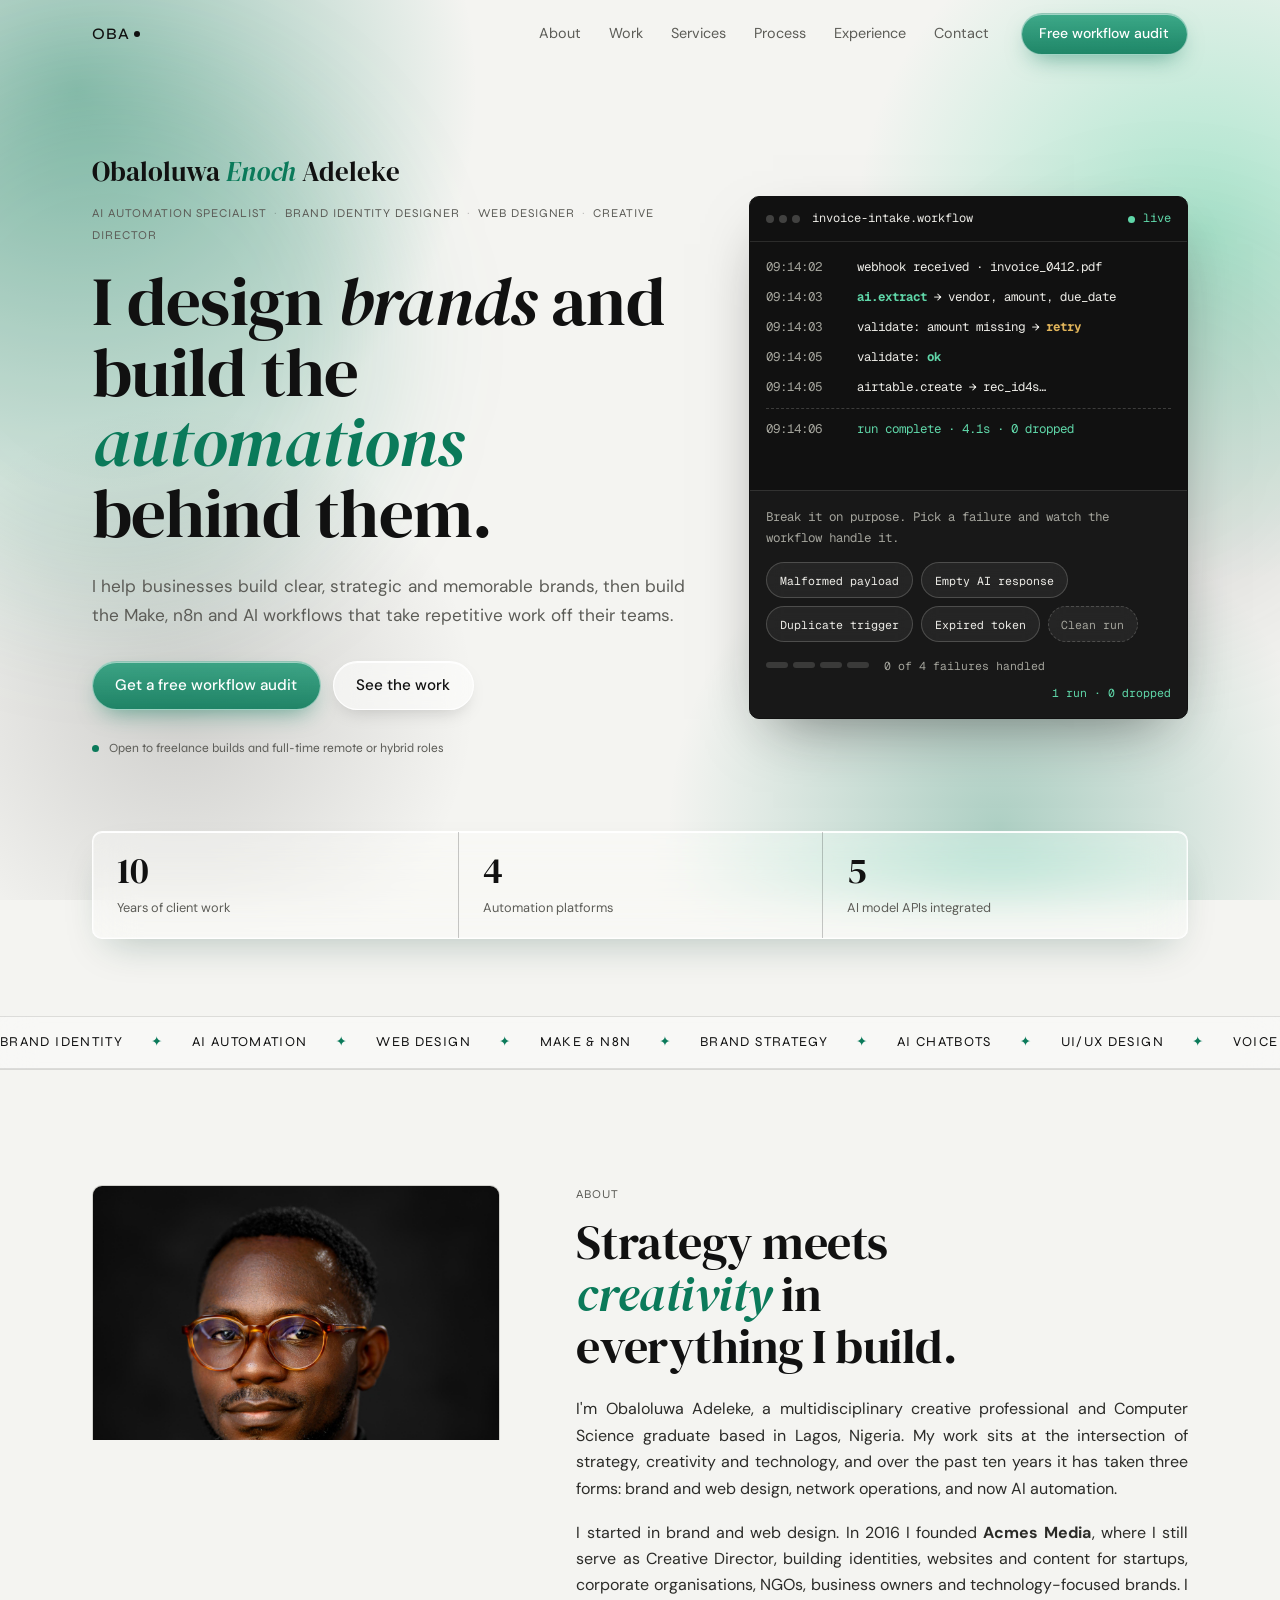
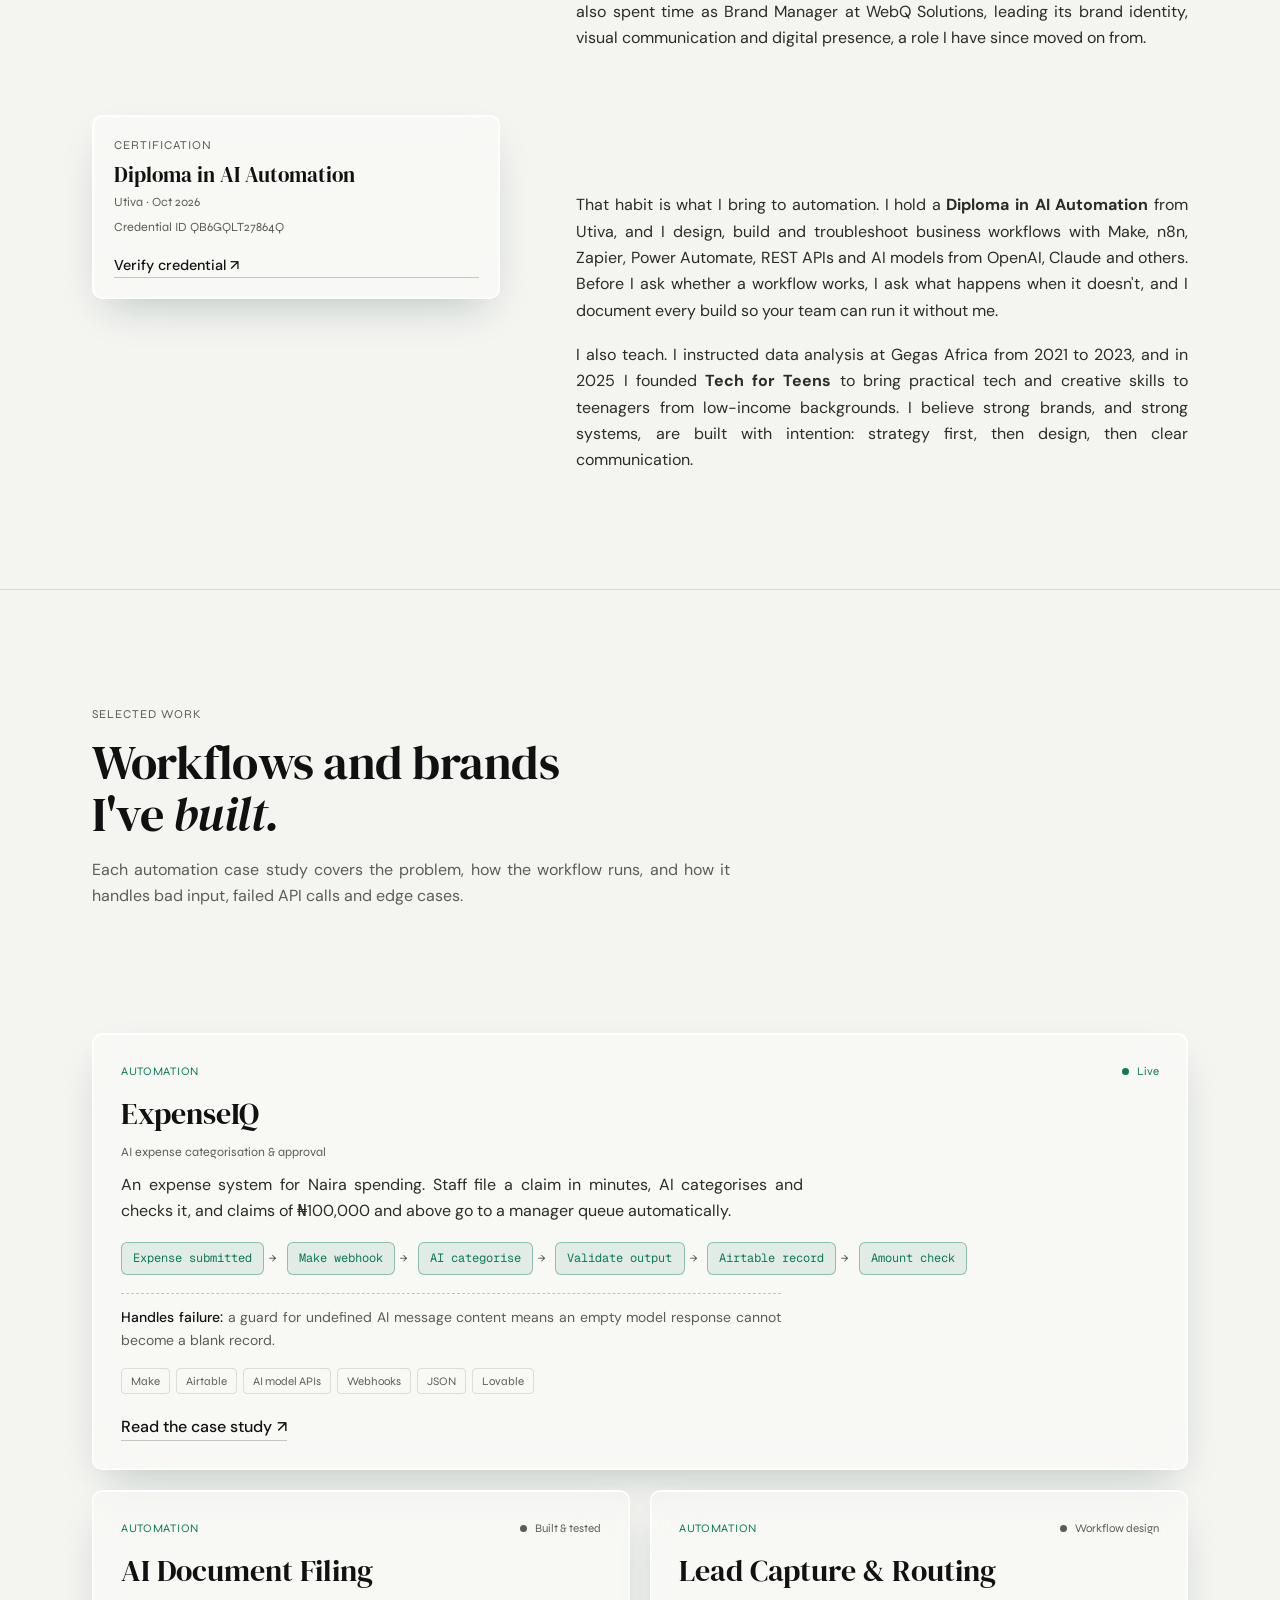
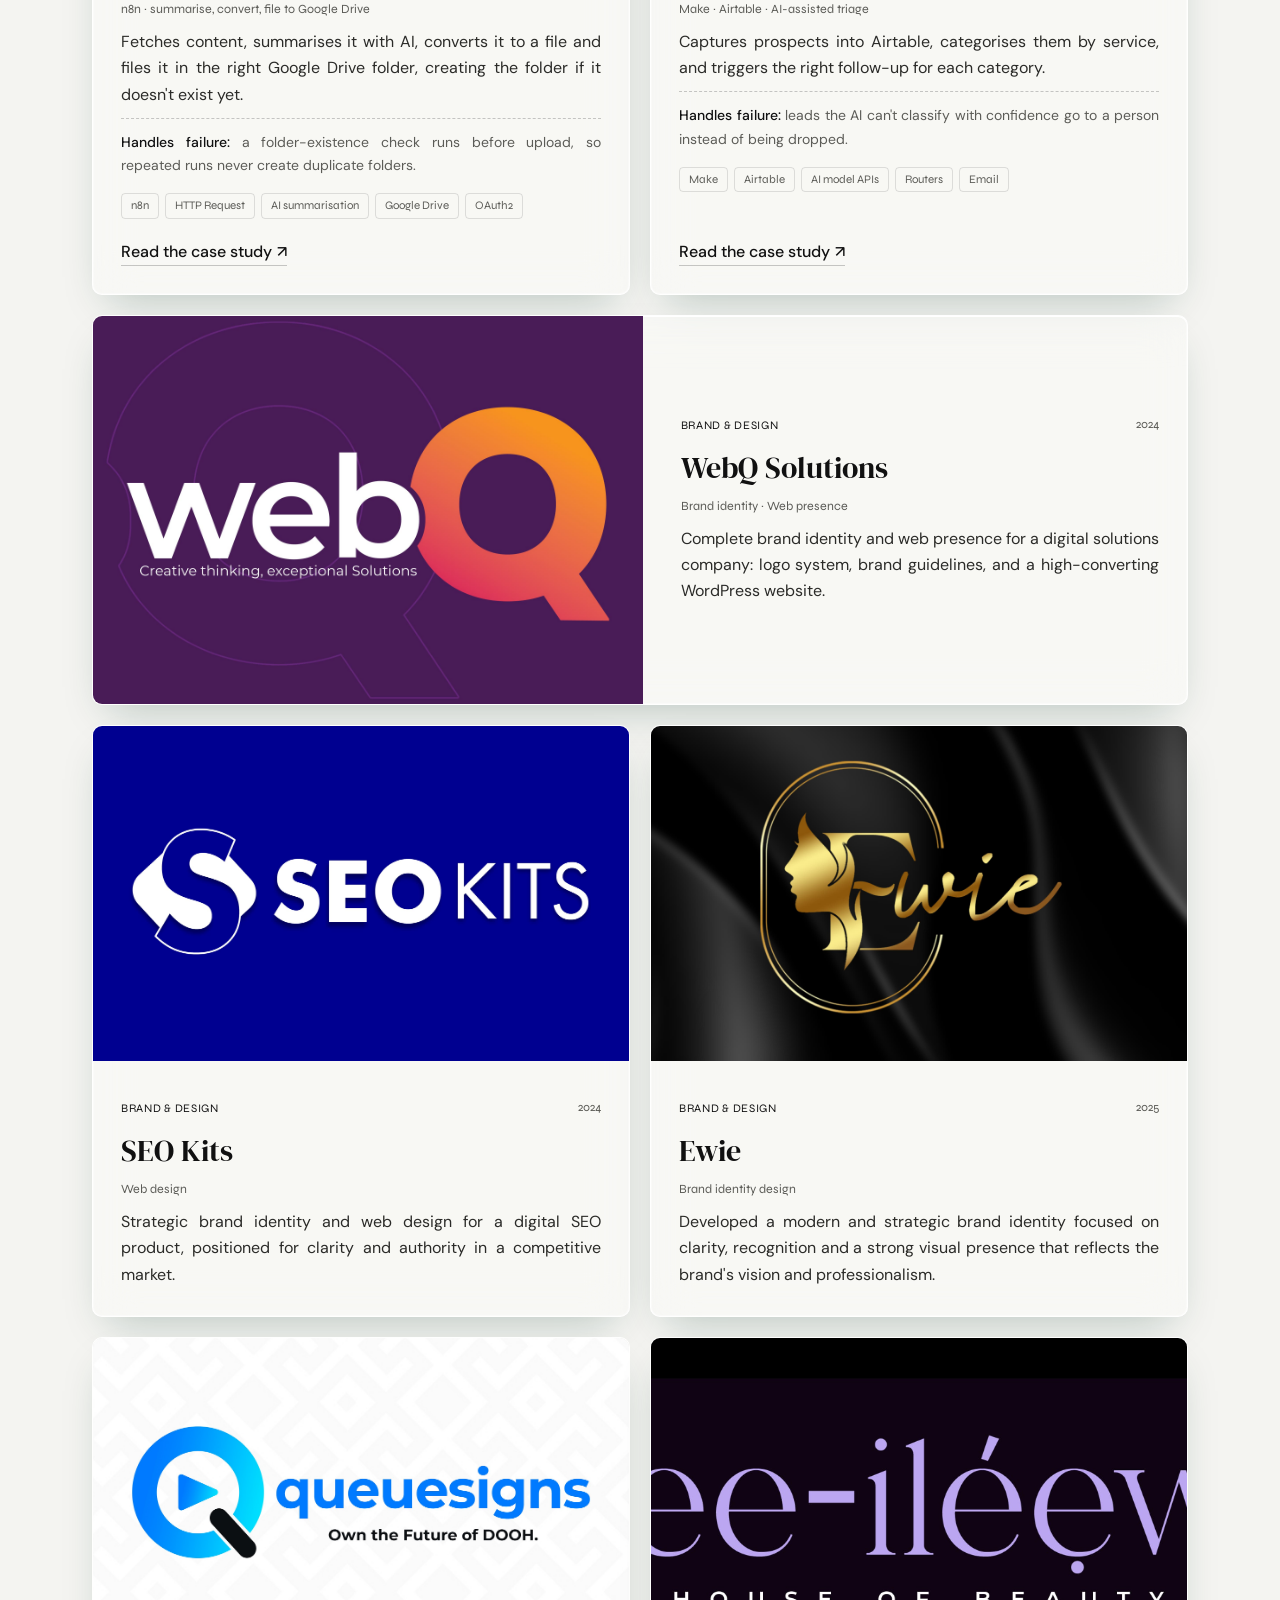
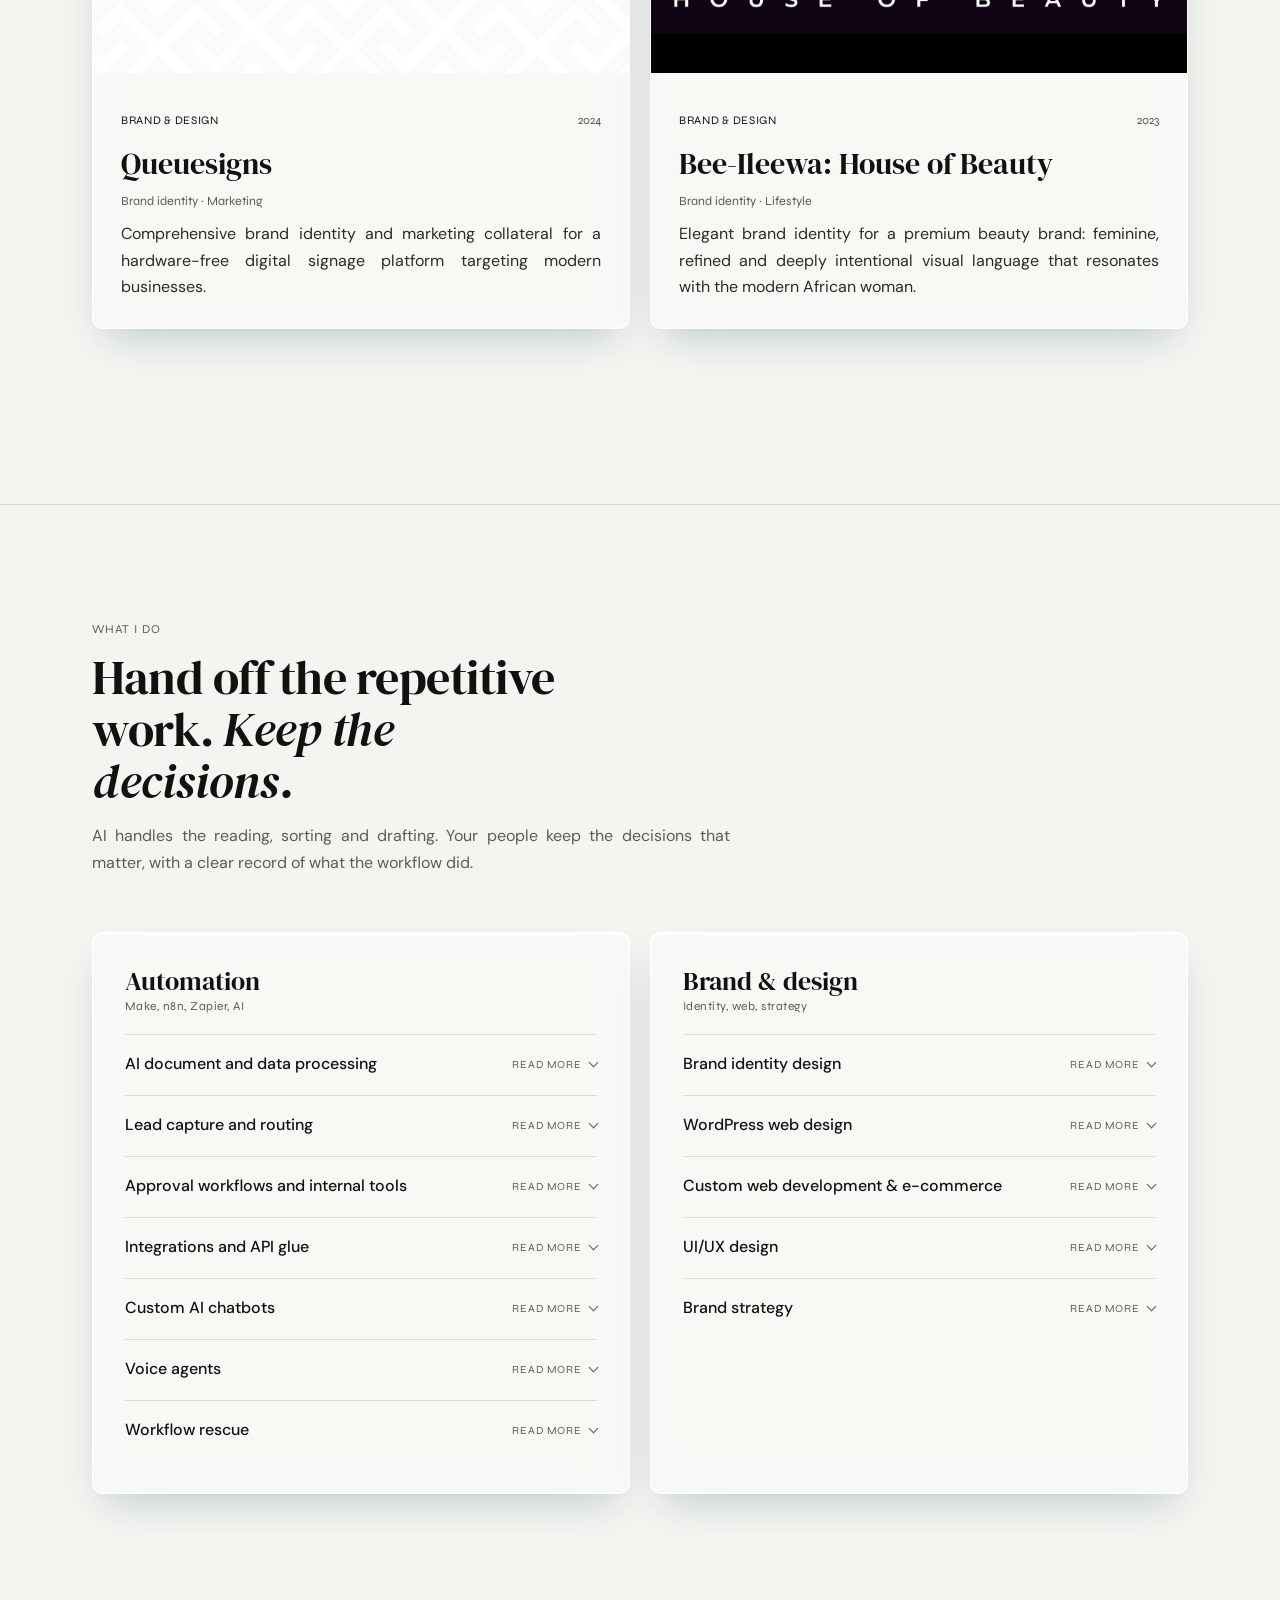
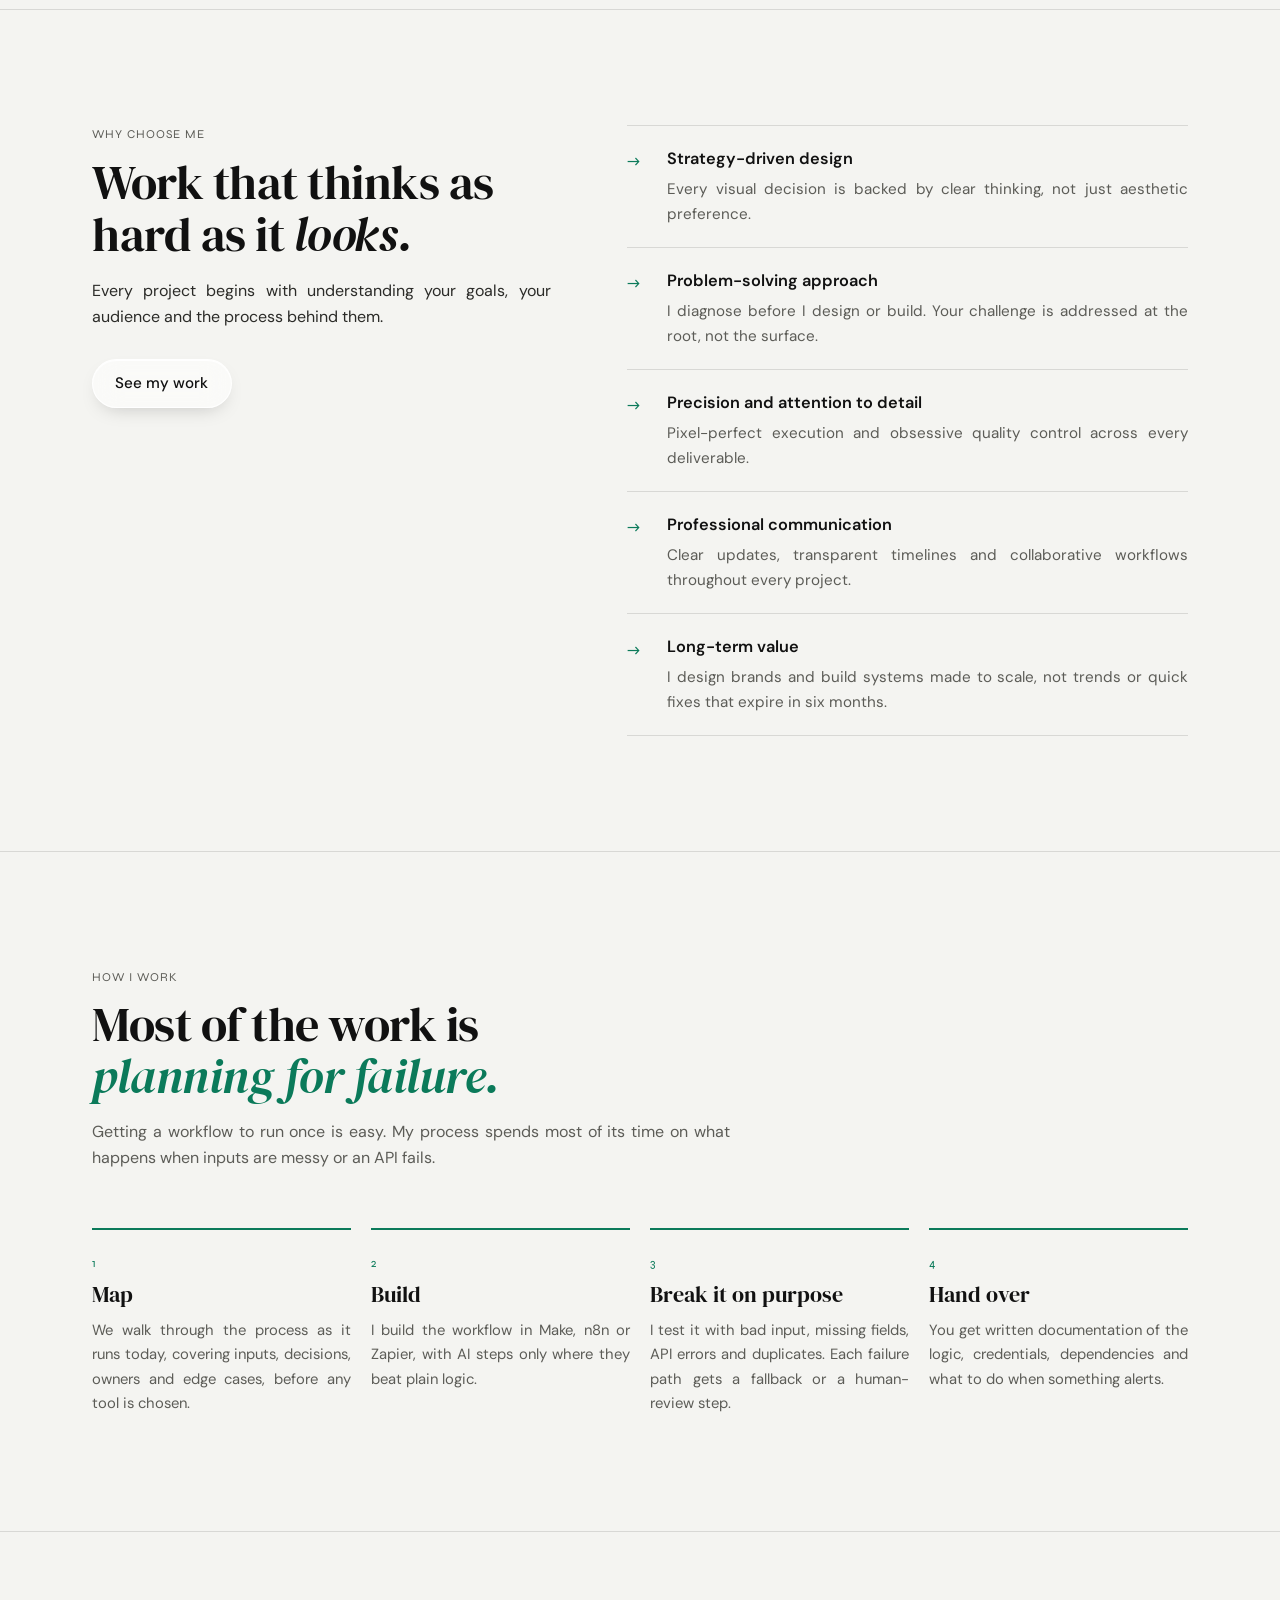
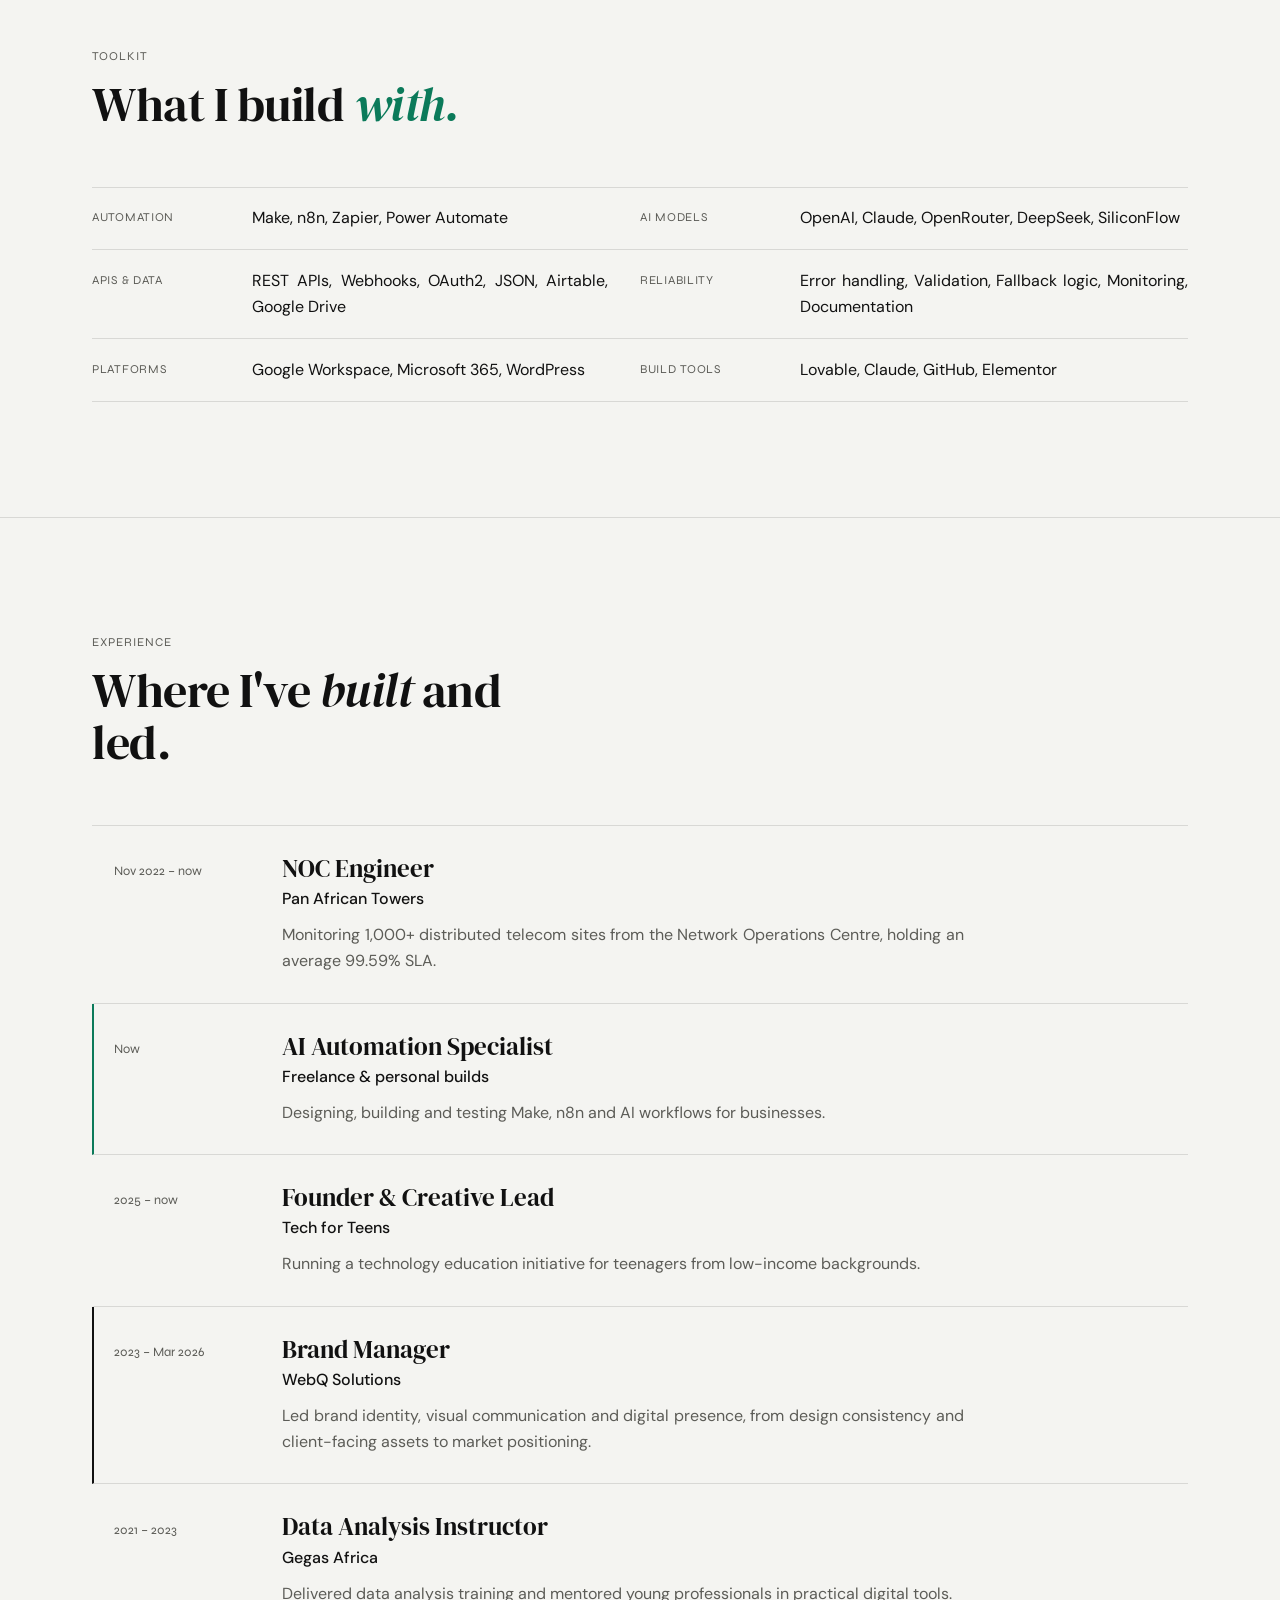
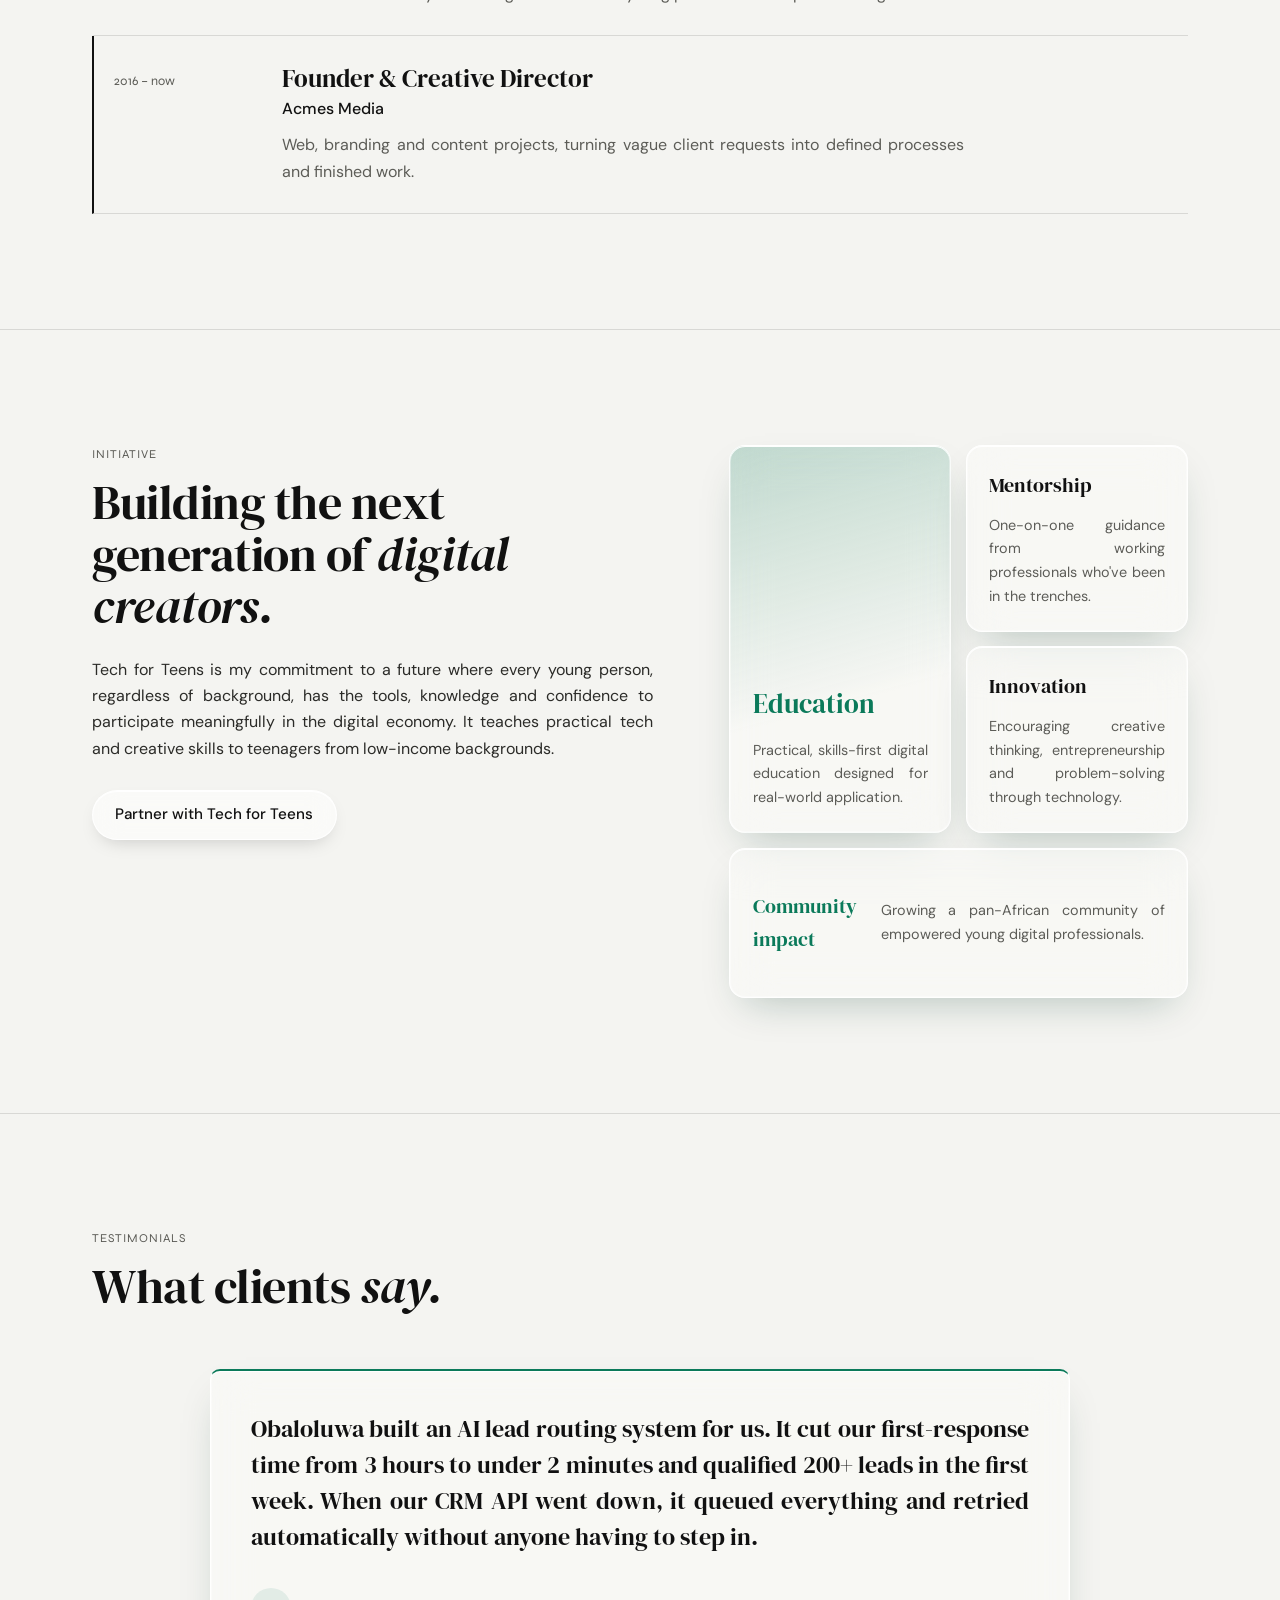
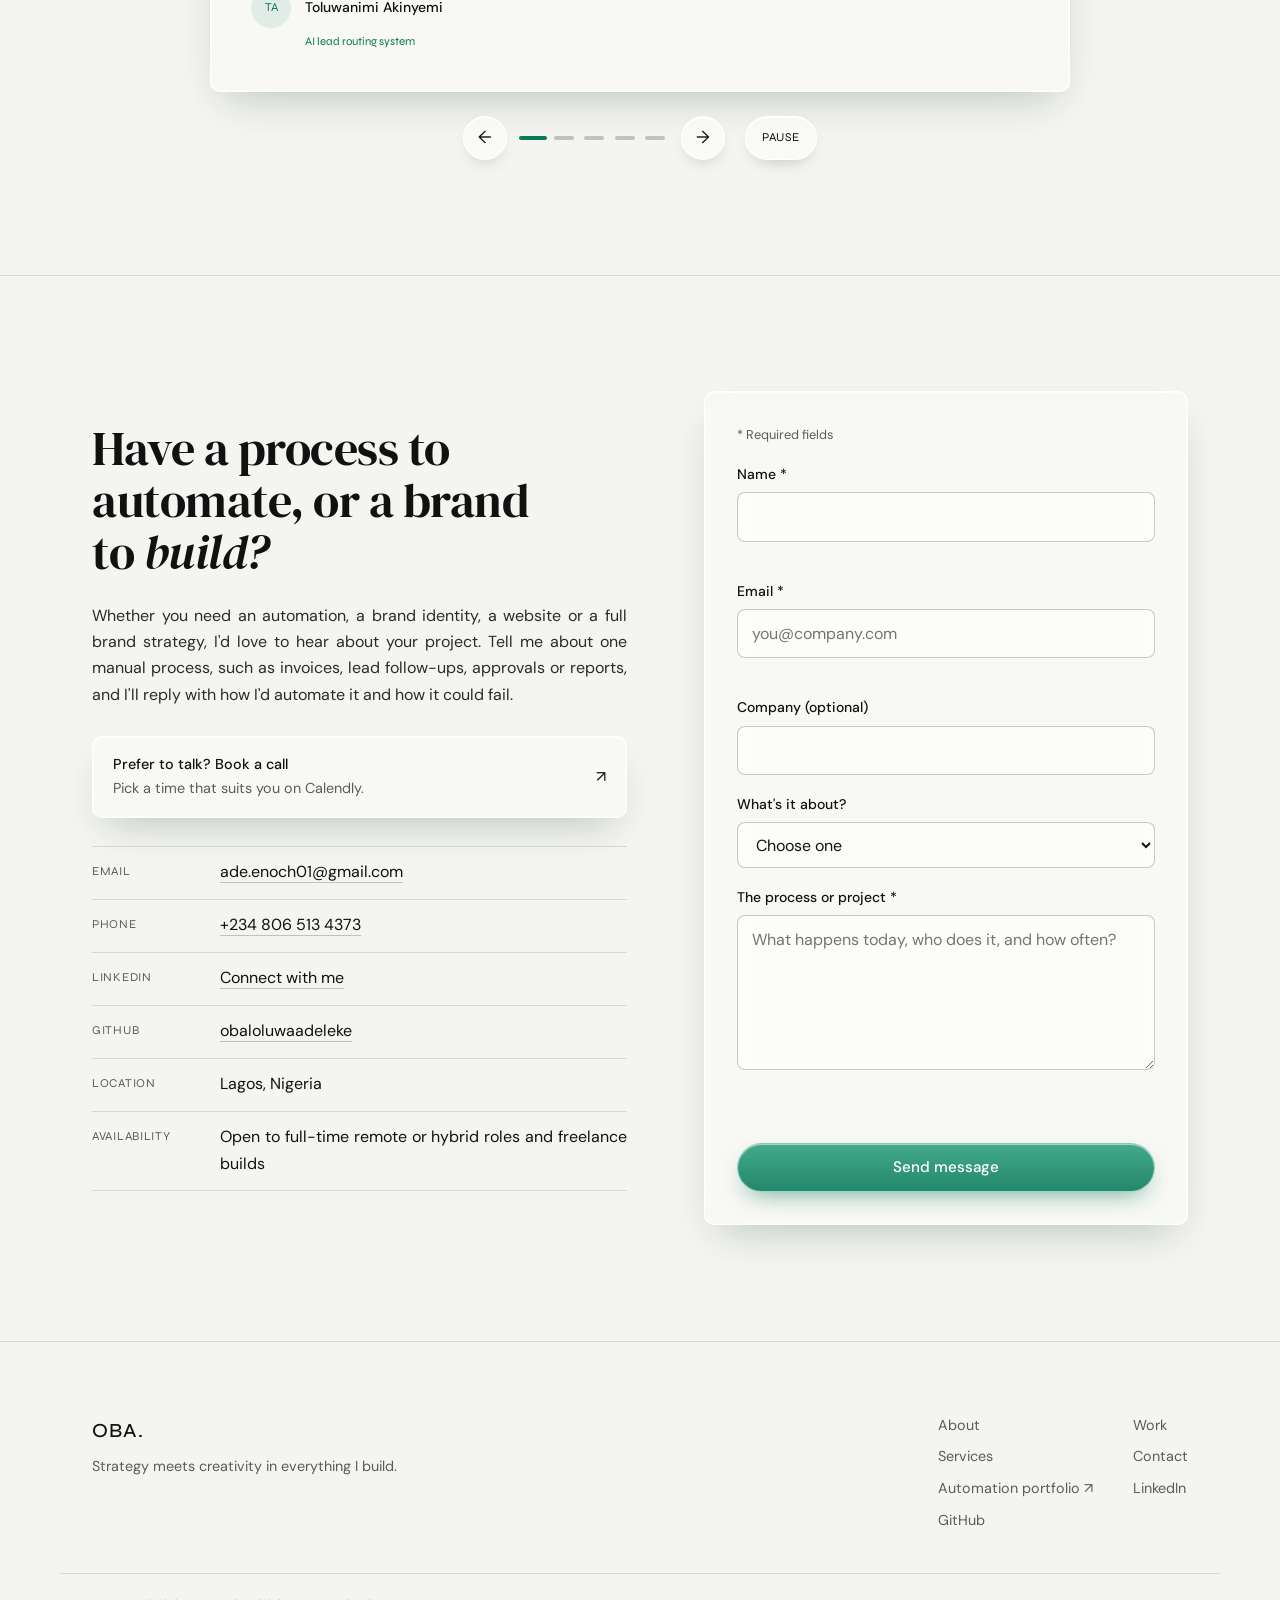
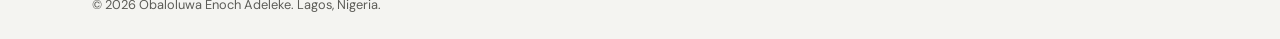
<file: index.html>
<!DOCTYPE html>
<html lang="en">
<head>
  <meta charset="UTF-8" />
  <meta name="viewport" content="width=device-width, initial-scale=1.0" />

  <title>Obaloluwa Adeleke | AI Automation Specialist &amp; Brand Designer in Lagos</title>
  <meta name="description" content="AI automation specialist and brand designer in Lagos. I build Make, n8n and AI workflows, plus brand identities and websites, for businesses across Africa." />
  <meta name="author" content="Obaloluwa Enoch Adeleke" />
  <meta name="theme-color" content="#f4f4f1" />
  <link rel="canonical" href="https://obaloluwaadeleke.github.io/portfolio/" />

  <!-- Open Graph -->
  <meta property="og:type" content="website" />
  <meta property="og:url" content="https://obaloluwaadeleke.github.io/portfolio/" />
  <meta property="og:title" content="Obaloluwa Adeleke | AI Automation Specialist &amp; Brand Designer" />
  <meta property="og:description" content="Make, n8n and AI workflows that don't fail silently, plus brand identities and websites. Based in Lagos, Nigeria." />
  <meta property="og:image" content="https://obaloluwaadeleke.github.io/portfolio/media/og-image.jpg" />
  <meta property="og:image:width" content="1200" />
  <meta property="og:image:height" content="630" />
  <meta property="og:image:alt" content="Obaloluwa Adeleke, AI Automation Specialist and Brand Designer: I design brands and build the automations behind them." />
  <meta property="og:locale" content="en_NG" />
  <meta property="og:site_name" content="Obaloluwa Adeleke" />
  <meta name="twitter:card" content="summary_large_image" />
  <meta name="twitter:image" content="https://obaloluwaadeleke.github.io/portfolio/media/og-image.jpg" />
  <meta name="twitter:title" content="Obaloluwa Adeleke | AI Automation Specialist &amp; Brand Designer" />
  <meta name="twitter:description" content="Make, n8n and AI workflows that don't fail silently, plus brand identities and websites." />

  <link rel="icon" type="image/svg+xml" href="favicon.svg" />

  <link rel="preconnect" href="https://fonts.googleapis.com" />
  <link rel="preconnect" href="https://fonts.gstatic.com" crossorigin />
  <link href="https://fonts.googleapis.com/css2?family=DM+Serif+Display:ital@0;1&family=Syne:wght@400;500;600;700;800&family=DM+Sans:ital,wght@0,300;0,400;0,500;0,600;1,300&family=Geist+Mono:wght@400;500&display=swap" rel="stylesheet" />

  <script>document.documentElement.classList.add('js');</script>
  <link rel="stylesheet" href="style.css" />
</head>
<body>

  <a href="#main" class="skip-link">Skip to main content</a>
  <div class="progress" id="progress" aria-hidden="true"></div>

  <!-- ============ HEADER ============ -->
  <header class="header" id="header">
    <nav class="nav container" aria-label="Primary">
      <a href="#home" class="nav__logo" aria-label="Obaloluwa Adeleke, home">
        <span class="nav__logo-mark">OBA</span><span class="nav__logo-dot" aria-hidden="true"></span>
      </a>

      <ul class="nav__list">
        <li><a href="#about" class="nav__link">About</a></li>
        <li><a href="#work" class="nav__link">Work</a></li>
        <li><a href="#services" class="nav__link">Services</a></li>
        <li><a href="#process" class="nav__link">Process</a></li>
        <li><a href="#experience" class="nav__link">Experience</a></li>
        <li><a href="#contact" class="nav__link">Contact</a></li>
      </ul>

      <a href="#contact" class="btn btn--small nav__cta">Free workflow audit</a>

      <button class="nav__burger" id="nav-burger" aria-label="Open menu" aria-expanded="false" aria-controls="mobile-nav">
        <span></span><span></span><span></span>
      </button>
    </nav>

    <div class="mobile-nav" id="mobile-nav" role="dialog" aria-modal="true" aria-label="Site navigation" hidden>
      <ul class="mobile-nav__list">
        <li><a href="#about" class="mobile-nav__link">About</a></li>
        <li><a href="#work" class="mobile-nav__link">Work</a></li>
        <li><a href="#services" class="mobile-nav__link">Services</a></li>
        <li><a href="#process" class="mobile-nav__link">Process</a></li>
        <li><a href="#experience" class="mobile-nav__link">Experience</a></li>
        <li><a href="#contact" class="mobile-nav__link">Contact</a></li>
      </ul>
      <a href="#contact" class="btn mobile-nav__cta">Get a free workflow audit</a>
    </div>
  </header>

  <main id="main">

    <!-- ============ HERO ============ -->
    <section class="hero" id="home">
      <div class="container hero__grid">

        <div class="hero__copy">
          <p class="hero__name reveal">Obaloluwa <em>Enoch</em> Adeleke</p>
          <p class="eyebrow reveal">AI Automation Specialist <span class="sep">&middot;</span> Brand Identity Designer <span class="sep">&middot;</span> Web Designer <span class="sep">&middot;</span> Creative Director</p>

          <h1 class="hero__title">
            <span class="w" style="--i:0">I</span> <span class="w" style="--i:1">design</span> <span class="w" style="--i:2"><em class="t-brand">brands</em></span> <span class="w" style="--i:3">and</span> <span class="w" style="--i:4">build</span> <span class="w" style="--i:5">the</span> <span class="w" style="--i:6"><em class="t-auto">automations</em></span> <span class="w" style="--i:7">behind</span> <span class="w" style="--i:8">them.</span>
          </h1>

          <p class="hero__desc reveal">
            I help businesses build clear, strategic and memorable brands, then build the Make, n8n and AI workflows that take repetitive work off their teams.
          </p>

          <div class="hero__cta reveal">
            <a href="#contact" class="btn">Get a free workflow audit</a>
            <a href="#work" class="btn btn--ghost">See the work</a>
          </div>

          <p class="hero__status reveal"><span class="status-dot" aria-hidden="true"></span>Open to freelance builds and full-time remote or hybrid roles</p>
        </div>

        <figure class="runlog reveal" aria-label="Interactive example: break a workflow and watch it recover">
          <figcaption class="runlog__bar">
            <span class="runlog__tabs">
              <span class="runlog__dots" aria-hidden="true"><i></i><i></i><i></i></span>
              <span class="runlog__title">invoice-intake.workflow</span>
            </span>
            <span class="runlog__live"><span class="status-dot" aria-hidden="true"></span><span id="runlog-state">live</span></span>
          </figcaption>

          <ol class="runlog__lines" id="runlog" role="log" aria-label="Run log">
            <li><time>09:14:02</time><span>webhook received &middot; invoice_0412.pdf</span></li>
            <li><time>09:14:03</time><span><b class="t-auto">ai.extract</b> &rarr; vendor, amount, due_date</span></li>
            <li><time>09:14:03</time><span>validate: amount missing &rarr; <b class="t-warn">retry</b></span></li>
            <li><time>09:14:05</time><span>validate: <b class="t-auto">ok</b></span></li>
            <li><time>09:14:05</time><span>airtable.create &rarr; rec_8Hf2&hellip;</span></li>
            <li class="runlog__done"><time>09:14:06</time><span>run complete &middot; 4.1s &middot; 0 dropped</span></li>
          </ol>

          <div class="runlog__game">
            <p class="runlog__prompt" id="runlog-prompt">Break it on purpose. Pick a failure and watch the workflow handle it.</p>
            <div class="runlog__btns" role="group" aria-label="Inject a failure">
              <button type="button" class="chaos" data-scenario="malformed">Malformed payload</button>
              <button type="button" class="chaos" data-scenario="empty">Empty AI response</button>
              <button type="button" class="chaos" data-scenario="duplicate">Duplicate trigger</button>
              <button type="button" class="chaos" data-scenario="token">Expired token</button>
              <button type="button" class="chaos chaos--ok" data-scenario="ok">Clean run</button>
            </div>
            <div class="runlog__score">
              <ul class="pips" aria-hidden="true"><li data-pip="malformed"></li><li data-pip="empty"></li><li data-pip="duplicate"></li><li data-pip="token"></li></ul>
              <span id="runlog-score">0 of 4 failures handled</span>
              <span id="runlog-runs" class="runlog__runs">0 dropped</span>
            </div>
            <a class="runlog__cta" id="runlog-cta" href="#contact" hidden>Four failures, nothing dropped. Get this for your process <span aria-hidden="true">&rarr;</span></a>
          </div>
        </figure>

      </div>

      <div class="container">
        <dl class="facts reveal">
          <div><dt>Years of client work</dt><dd>10</dd></div>
          <div><dt>Automation platforms</dt><dd>4</dd></div>
          <div><dt>AI model APIs integrated</dt><dd>5</dd></div>
        </dl>
      </div>
    </section>

    <div class="marquee" aria-hidden="true">
      <div class="marquee__track">
        <span>Brand Identity</span><i aria-hidden="true">&#10022;</i>
        <span>AI Automation</span><i aria-hidden="true">&#10022;</i>
        <span>Web Design</span><i aria-hidden="true">&#10022;</i>
        <span>Make &amp; n8n</span><i aria-hidden="true">&#10022;</i>
        <span>Brand Strategy</span><i aria-hidden="true">&#10022;</i>
        <span>AI Chatbots</span><i aria-hidden="true">&#10022;</i>
        <span>UI/UX Design</span><i aria-hidden="true">&#10022;</i>
        <span>Voice Agents</span><i aria-hidden="true">&#10022;</i>
        <span>Brand Management</span><i aria-hidden="true">&#10022;</i>
        <span>Creative Direction</span><i aria-hidden="true">&#10022;</i>
        <span>E-commerce</span><i aria-hidden="true">&#10022;</i>
        <span>Brand Identity</span><i aria-hidden="true">&#10022;</i>
        <span>AI Automation</span><i aria-hidden="true">&#10022;</i>
        <span>Web Design</span><i aria-hidden="true">&#10022;</i>
        <span>Make &amp; n8n</span><i aria-hidden="true">&#10022;</i>
        <span>Brand Strategy</span><i aria-hidden="true">&#10022;</i>
        <span>AI Chatbots</span><i aria-hidden="true">&#10022;</i>
        <span>UI/UX Design</span><i aria-hidden="true">&#10022;</i>
        <span>Voice Agents</span><i aria-hidden="true">&#10022;</i>
        <span>Brand Management</span><i aria-hidden="true">&#10022;</i>
        <span>Creative Direction</span><i aria-hidden="true">&#10022;</i>
        <span>E-commerce</span><i aria-hidden="true">&#10022;</i>
      </div>
    </div>

    <!-- ============ ABOUT ============ -->
    <section class="section about" id="about">
      <div class="container about__grid">

        <div class="about__side reveal">
          <div class="about__photo">
            <img src="media/profile/headshot.jpg" alt="Portrait of Obaloluwa Enoch Adeleke" width="640" height="800" loading="lazy" />
          </div>

          <div class="credential">
            <p class="label">Certification</p>
            <h3 class="credential__name">Diploma in AI Automation</h3>
            <p class="credential__meta">Utiva &middot; Oct 2026</p>
            <p class="credential__meta">Credential ID QB6GQLT27864Q</p>
            <a class="link" href="https://study.utiva.co/credential-validation" target="_blank" rel="noopener noreferrer">Verify credential <span aria-hidden="true">&nearr;</span></a>
          </div>
        </div>

        <div class="about__body">
          <p class="label reveal">About</p>
          <h2 class="section__title reveal">Strategy meets <em>creativity</em> in everything I build.</h2>

          <p class="reveal">I'm Obaloluwa Adeleke, a multidisciplinary creative professional and Computer Science graduate based in Lagos, Nigeria. My work sits at the intersection of strategy, creativity and technology, and over the past ten years it has taken three forms: brand and web design, network operations, and now AI automation.</p>

          <p class="reveal">I started in brand and web design. In 2016 I founded <strong>Acmes Media</strong>, where I still serve as Creative Director, building identities, websites and content for startups, corporate organisations, NGOs, business owners and technology-focused brands. I also spent time as Brand Manager at WebQ Solutions, leading its brand identity, visual communication and digital presence, a role I have since moved on from.</p>

          <p class="reveal">Alongside the creative work, I have been a <strong>NOC Engineer at Pan African Towers</strong> since November 2022, monitoring 1,000+ distributed telecom sites and holding an average 99.59% SLA. Keeping a live network up teaches you to plan for the moment something breaks.</p>

          <p class="reveal">That habit is what I bring to automation. I hold a <strong>Diploma in AI Automation</strong> from Utiva, and I design, build and troubleshoot business workflows with Make, n8n, Zapier, Power Automate, REST APIs and AI models from OpenAI, Claude and others. Before I ask whether a workflow works, I ask what happens when it doesn't, and I document every build so your team can run it without me.</p>

          <p class="reveal">I also teach. I instructed data analysis at Gegas Africa from 2021 to 2023, and in 2025 I founded <strong>Tech for Teens</strong> to bring practical tech and creative skills to teenagers from low-income backgrounds. I believe strong brands, and strong systems, are built with intention: strategy first, then design, then clear communication.</p>
          </div>

      </div>
    </section>

    <!-- ============ WORK ============ -->
    <section class="section work" id="work">
      <div class="container">
        <div class="section__head reveal">
          <p class="label">Selected work</p>
          <h2 class="section__title">Workflows and brands I've <em>built.</em></h2>
          <p class="section__sub">Each automation case study covers the problem, how the workflow runs, and how it handles bad input, failed API calls and edge cases.</p>
        </div>

        <div class="filters reveal" role="group" aria-label="Filter work">
          <button type="button" class="filter" data-filter="all" aria-pressed="true">All</button>
          <button type="button" class="filter filter--auto" data-filter="auto" aria-pressed="false">Automation</button>
          <button type="button" class="filter filter--brand" data-filter="brand" aria-pressed="false">Brand &amp; design</button>
        </div>

        <div class="work__grid" id="work-grid">

          <!-- Automation: ExpenseIQ -->
          <article class="card card--auto card--wide" data-track="auto">
            <div class="card__top">
              <span class="tag tag--auto">Automation</span>
              <span class="status status--live"><span class="status-dot" aria-hidden="true"></span>Live</span>
            </div>
            <h3 class="card__title">ExpenseIQ</h3>
            <p class="card__kicker">AI expense categorisation &amp; approval</p>
            <p class="card__desc">An expense system for Naira spending. Staff file a claim in minutes, AI categorises and checks it, and claims of ₦100,000 and above go to a manager queue automatically.</p>
            <ol class="flow" aria-label="Workflow steps">
              <li>Expense submitted</li>
              <li>Make webhook</li>
              <li class="flow__ai">AI categorise</li>
              <li>Validate output</li>
              <li>Airtable record</li>
              <li>Amount check</li>
            </ol>
            <p class="card__fail"><strong>Handles failure:</strong> a guard for undefined AI message content means an empty model response cannot become a blank record.</p>
            <ul class="stack"><li>Make</li><li>Airtable</li><li>AI model APIs</li><li>Webhooks</li><li>JSON</li><li>Lovable</li></ul>
            <a class="link" href="https://obaloluwa-automates.vercel.app/work/expense-iq" target="_blank" rel="noopener noreferrer">Read the case study <span aria-hidden="true">&nearr;</span><span class="sr-only"> (opens my automation portfolio)</span></a>
          </article>

          <!-- Automation: AI Document Filing -->
          <article class="card card--auto" data-track="auto">
            <div class="card__top">
              <span class="tag tag--auto">Automation</span>
              <span class="status"><span class="status-dot status-dot--off" aria-hidden="true"></span>Built &amp; tested</span>
            </div>
            <h3 class="card__title">AI Document Filing</h3>
            <p class="card__kicker">n8n &middot; summarise, convert, file to Google Drive</p>
            <p class="card__desc">Fetches content, summarises it with AI, converts it to a file and files it in the right Google Drive folder, creating the folder if it doesn't exist yet.</p>
            <p class="card__fail"><strong>Handles failure:</strong> a folder-existence check runs before upload, so repeated runs never create duplicate folders.</p>
            <ul class="stack"><li>n8n</li><li>HTTP Request</li><li>AI summarisation</li><li>Google Drive</li><li>OAuth2</li></ul>
            <a class="link" href="https://obaloluwa-automates.vercel.app/work/n8n-document-drive" target="_blank" rel="noopener noreferrer">Read the case study <span aria-hidden="true">&nearr;</span><span class="sr-only"> (opens my automation portfolio)</span></a>
          </article>

          <!-- Automation: Lead Capture & Routing -->
          <article class="card card--auto" data-track="auto">
            <div class="card__top">
              <span class="tag tag--auto">Automation</span>
              <span class="status"><span class="status-dot status-dot--off" aria-hidden="true"></span>Workflow design</span>
            </div>
            <h3 class="card__title">Lead Capture &amp; Routing</h3>
            <p class="card__kicker">Make &middot; Airtable &middot; AI-assisted triage</p>
            <p class="card__desc">Captures prospects into Airtable, categorises them by service, and triggers the right follow-up for each category.</p>
            <p class="card__fail"><strong>Handles failure:</strong> leads the AI can't classify with confidence go to a person instead of being dropped.</p>
            <ul class="stack"><li>Make</li><li>Airtable</li><li>AI model APIs</li><li>Routers</li><li>Email</li></ul>
            <a class="link" href="https://obaloluwa-automates.vercel.app/work/lead-routing" target="_blank" rel="noopener noreferrer">Read the case study <span aria-hidden="true">&nearr;</span><span class="sr-only"> (opens my automation portfolio)</span></a>
          </article>

          <!-- Brand: WebQ -->
          <article class="card card--brand card--wide card--media" data-track="brand">
            <div class="card__media"><img src="media/projects/webq.jpg" alt="WebQ Solutions brand identity, logo on a dark background" loading="lazy" /></div>
            <div class="card__body">
              <div class="card__top"><span class="tag tag--brand">Brand &amp; design</span><span class="card__year">2024</span></div>
              <h3 class="card__title">WebQ Solutions</h3>
              <p class="card__kicker">Brand identity &middot; Web presence</p>
              <p class="card__desc">Complete brand identity and web presence for a digital solutions company: logo system, brand guidelines, and a high-converting WordPress website.</p>
            </div>
          </article>

          <!-- Brand: SEO Kits -->
          <article class="card card--brand card--media" data-track="brand">
            <div class="card__media"><img src="media/projects/seokits.jpg" alt="SEO Kits web design and brand identity on a white background" loading="lazy" /></div>
            <div class="card__body">
              <div class="card__top"><span class="tag tag--brand">Brand &amp; design</span><span class="card__year">2024</span></div>
              <h3 class="card__title">SEO Kits</h3>
              <p class="card__kicker">Web design</p>
              <p class="card__desc">Strategic brand identity and web design for a digital SEO product, positioned for clarity and authority in a competitive market.</p>
            </div>
          </article>

          <!-- Brand: Ewie -->
          <article class="card card--brand card--media" data-track="brand">
            <div class="card__media"><img src="media/projects/ewie.jpg" alt="Ewie brand identity, logo mark on a neutral background" loading="lazy" /></div>
            <div class="card__body">
              <div class="card__top"><span class="tag tag--brand">Brand &amp; design</span><span class="card__year">2025</span></div>
              <h3 class="card__title">Ewie</h3>
              <p class="card__kicker">Brand identity design</p>
              <p class="card__desc">Developed a modern and strategic brand identity focused on clarity, recognition and a strong visual presence that reflects the brand's vision and professionalism.</p>
            </div>
          </article>

          <!-- Brand: Queuesigns -->
          <article class="card card--brand card--media" data-track="brand">
            <div class="card__media"><img src="media/projects/queuesigns.jpg" alt="Queuesigns digital signage brand, marketing collateral mockup" loading="lazy" /></div>
            <div class="card__body">
              <div class="card__top"><span class="tag tag--brand">Brand &amp; design</span><span class="card__year">2024</span></div>
              <h3 class="card__title">Queuesigns</h3>
              <p class="card__kicker">Brand identity &middot; Marketing</p>
              <p class="card__desc">Comprehensive brand identity and marketing collateral for a hardware-free digital signage platform targeting modern businesses.</p>
            </div>
          </article>

          <!-- Brand: Bee-Ileewa -->
          <article class="card card--brand card--media" data-track="brand">
            <div class="card__media"><img src="media/projects/bee-ileewa.jpg" alt="Bee-Ileewa House of Beauty, feminine brand identity layout" loading="lazy" /></div>
            <div class="card__body">
              <div class="card__top"><span class="tag tag--brand">Brand &amp; design</span><span class="card__year">2023</span></div>
              <h3 class="card__title">Bee-Ileewa: House of Beauty</h3>
              <p class="card__kicker">Brand identity &middot; Lifestyle</p>
              <p class="card__desc">Elegant brand identity for a premium beauty brand: feminine, refined and deeply intentional visual language that resonates with the modern African woman.</p>
            </div>
          </article>

        </div>

        <p class="work__more reveal">More automation builds, with workflow diagrams, live at <a class="link" href="https://obaloluwa-automates.vercel.app/" target="_blank" rel="noopener noreferrer">obaloluwa-automates.vercel.app <span aria-hidden="true">&nearr;</span></a></p>
      </div>
    </section>

    <!-- ============ SERVICES ============ -->
    <section class="section services" id="services">
      <div class="container">
        <div class="section__head reveal">
          <p class="label">What I do</p>
          <h2 class="section__title">Hand off the repetitive work. <em>Keep the decisions.</em></h2>
          <p class="section__sub">AI handles the reading, sorting and drafting. Your people keep the decisions that matter, with a clear record of what the workflow did.</p>
        </div>

        <div class="services__cols">

          <div class="svc svc--auto reveal">
            <h3 class="svc__head">Automation <span>Make, n8n, Zapier, AI</span></h3>
            <ul class="svc__list">
              <li>
                <details class="svc-item" name="svc-auto">
                  <summary><h4>AI document and data processing</h4><span class="svc-item__cue" aria-hidden="true"></span></summary>
                  <div class="svc-item__more">
                    <p>Classify, summarise and extract from emails, files and forms, then return clean structured JSON your other tools can use.</p>
                    <ul class="stack"><li>classification</li><li>summarisation</li><li>extraction</li></ul>
                  </div>
                </details>
              </li>
              <li>
                <details class="svc-item" name="svc-auto">
                  <summary><h4>Lead capture and routing</h4><span class="svc-item__cue" aria-hidden="true"></span></summary>
                  <div class="svc-item__more">
                    <p>Capture enquiries, tag them by service or value, and route each one to the right person or follow-up sequence automatically.</p>
                    <ul class="stack"><li>airtable</li><li>crm</li><li>follow-ups</li></ul>
                  </div>
                </details>
              </li>
              <li>
                <details class="svc-item" name="svc-auto">
                  <summary><h4>Approval workflows and internal tools</h4><span class="svc-item__cue" aria-hidden="true"></span></summary>
                  <div class="svc-item__more">
                    <p>Submission forms, threshold rules and approval queues, so managers decide and the workflow handles the admin.</p>
                    <ul class="stack"><li>thresholds</li><li>queues</li><li>audit trail</li></ul>
                  </div>
                </details>
              </li>
              <li>
                <details class="svc-item" name="svc-auto">
                  <summary><h4>Integrations and API glue</h4><span class="svc-item__cue" aria-hidden="true"></span></summary>
                  <div class="svc-item__more">
                    <p>Connect apps that don't talk to each other through REST APIs and webhooks, with authentication and data mapping set up correctly.</p>
                    <ul class="stack"><li>rest</li><li>webhooks</li><li>oauth2</li></ul>
                  </div>
                </details>
              </li>
              <li>
                <details class="svc-item" name="svc-auto">
                  <summary><h4>Custom AI chatbots</h4><span class="svc-item__cue" aria-hidden="true"></span></summary>
                  <div class="svc-item__more">
                    <p>Chatbots for your website or messaging apps that answer from your own content and hand off to a person when they can't.</p>
                    <ul class="stack"><li>chatbots</li><li>handoff</li><li>your content</li></ul>
                  </div>
                </details>
              </li>
              <li>
                <details class="svc-item" name="svc-auto">
                  <summary><h4>Voice agents</h4><span class="svc-item__cue" aria-hidden="true"></span></summary>
                  <div class="svc-item__more">
                    <p>AI voice agents that answer calls, qualify callers and book or route them, with a transcript and a handoff to your team.</p>
                    <ul class="stack"><li>voice</li><li>call routing</li><li>transcripts</li></ul>
                  </div>
                </details>
              </li>
              <li>
                <details class="svc-item" name="svc-auto">
                  <summary><h4>Workflow rescue</h4><span class="svc-item__cue" aria-hidden="true"></span></summary>
                  <div class="svc-item__more">
                    <p>An existing automation is failing, duplicating or quietly dropping data. I trace the requests, fix the mapping and add the checks it was missing.</p>
                    <ul class="stack"><li>debugging</li><li>validation</li><li>monitoring</li></ul>
                  </div>
                </details>
              </li>
            </ul>
          </div>

          <div class="svc svc--brand reveal">
            <h3 class="svc__head">Brand &amp; design <span>Identity, web, strategy</span></h3>
            <ul class="svc__list">
              <li>
                <details class="svc-item" name="svc-brand">
                  <summary><h4>Brand identity design</h4><span class="svc-item__cue" aria-hidden="true"></span></summary>
                  <div class="svc-item__more">
                    <p>Strategic visual systems that define your brand's personality: logo suites, colour palettes, typography, brand guidelines and complete identity packages built for longevity.</p>
                    <ul class="stack"><li>Logo design</li><li>Brand guidelines</li><li>Visual identity</li></ul>
                  </div>
                </details>
              </li>
              <li>
                <details class="svc-item" name="svc-brand">
                  <summary><h4>WordPress web design</h4><span class="svc-item__cue" aria-hidden="true"></span></summary>
                  <div class="svc-item__more">
                    <p>High-performance WordPress websites designed with intention: responsive layouts, premium themes, Elementor builds, custom styling and seamless user experiences.</p>
                    <ul class="stack"><li>WordPress</li><li>Elementor</li><li>Responsive design</li></ul>
                  </div>
                </details>
              </li>
              <li>
                <details class="svc-item" name="svc-brand">
                  <summary><h4>Custom web development &amp; e-commerce</h4><span class="svc-item__cue" aria-hidden="true"></span></summary>
                  <div class="svc-item__more">
                    <p>Custom-built websites and online stores, made for speed and conversion, with payments, product management and analytics set up.</p>
                    <ul class="stack"><li>Custom builds</li><li>Payments</li><li>Analytics</li></ul>
                  </div>
                </details>
              </li>
              <li>
                <details class="svc-item" name="svc-brand">
                  <summary><h4>UI/UX design</h4><span class="svc-item__cue" aria-hidden="true"></span></summary>
                  <div class="svc-item__more">
                    <p>User-centred digital interfaces designed for clarity, usability and conversion: wireframes, prototypes and polished UI systems for web and mobile platforms.</p>
                    <ul class="stack"><li>Wireframing</li><li>Prototyping</li><li>User research</li></ul>
                  </div>
                </details>
              </li>
              <li>
                <details class="svc-item" name="svc-brand">
                  <summary><h4>Brand strategy</h4><span class="svc-item__cue" aria-hidden="true"></span></summary>
                  <div class="svc-item__more">
                    <p>Clarity behind the design. From brand positioning and audience research to messaging frameworks, I help brands define who they are, who they serve and how they communicate.</p>
                    <ul class="stack"><li>Positioning</li><li>Brand voice</li><li>Market research</li></ul>
                  </div>
                </details>
              </li>
            </ul>
          </div>

        </div>

        
      </div>
    </section>

    <!-- ============ WHY CHOOSE ME ============ -->
    <section class="section why" id="why">
      <div class="container why__grid">
        <div class="why__left">
          <p class="label reveal">Why choose me</p>
          <h2 class="section__title reveal">Work that thinks as hard as it <em>looks.</em></h2>
          <p class="why__text reveal">Every project begins with understanding your goals, your audience and the process behind them.</p>
          <a href="#work" class="btn btn--ghost reveal">See my work</a>
        </div>

        <ul class="why__list">
          <li class="why-item reveal"><h3>Strategy-driven design</h3><p>Every visual decision is backed by clear thinking, not just aesthetic preference.</p></li>
          <li class="why-item reveal"><h3>Problem-solving approach</h3><p>I diagnose before I design or build. Your challenge is addressed at the root, not the surface.</p></li>
          <li class="why-item reveal"><h3>Precision and attention to detail</h3><p>Pixel-perfect execution and obsessive quality control across every deliverable.</p></li>
          <li class="why-item reveal"><h3>Professional communication</h3><p>Clear updates, transparent timelines and collaborative workflows throughout every project.</p></li>
          <li class="why-item reveal"><h3>Long-term value</h3><p>I design brands and build systems made to scale, not trends or quick fixes that expire in six months.</p></li>
        </ul>
      </div>
    </section>

    <!-- ============ PROCESS ============ -->
    <section class="section process" id="process">
      <div class="container">
        <div class="section__head reveal">
          <p class="label">How I work</p>
          <h2 class="section__title">Most of the work is <em>planning for failure.</em></h2>
          <p class="section__sub">Getting a workflow to run once is easy. My process spends most of its time on what happens when inputs are messy or an API fails.</p>
        </div>

        <ol class="steps">
          <li class="step reveal">
            <span class="step__n" aria-hidden="true">1</span>
            <h3>Map</h3>
            <p>We walk through the process as it runs today, covering inputs, decisions, owners and edge cases, before any tool is chosen.</p>
          </li>
          <li class="step reveal">
            <span class="step__n" aria-hidden="true">2</span>
            <h3>Build</h3>
            <p>I build the workflow in Make, n8n or Zapier, with AI steps only where they beat plain logic.</p>
          </li>
          <li class="step reveal">
            <span class="step__n" aria-hidden="true">3</span>
            <h3>Break it on purpose</h3>
            <p>I test it with bad input, missing fields, API errors and duplicates. Each failure path gets a fallback or a human-review step.</p>
          </li>
          <li class="step reveal">
            <span class="step__n" aria-hidden="true">4</span>
            <h3>Hand over</h3>
            <p>You get written documentation of the logic, credentials, dependencies and what to do when something alerts.</p>
          </li>
        </ol>
      </div>
    </section>

    <!-- ============ TOOLKIT ============ -->
    <section class="section toolkit" id="toolkit">
      <div class="container">
        <div class="section__head reveal">
          <p class="label">Toolkit</p>
          <h2 class="section__title">What I build <em>with.</em></h2>
        </div>

        <dl class="tools reveal">
          <div><dt>Automation</dt><dd>Make, n8n, Zapier, Power Automate</dd></div>
          <div><dt>AI models</dt><dd>OpenAI, Claude, OpenRouter, DeepSeek, SiliconFlow</dd></div>
          <div><dt>APIs &amp; data</dt><dd>REST APIs, Webhooks, OAuth2, JSON, Airtable, Google Drive</dd></div>
          <div><dt>Reliability</dt><dd>Error handling, Validation, Fallback logic, Monitoring, Documentation</dd></div>
          <div><dt>Platforms</dt><dd>Google Workspace, Microsoft 365, WordPress</dd></div>
          <div><dt>Build tools</dt><dd>Lovable, Claude, GitHub, Elementor</dd></div>
        </dl>
      </div>
    </section>

    <!-- ============ EXPERIENCE ============ -->
    <section class="section experience" id="experience">
      <div class="container">
        <div class="section__head reveal">
          <p class="label">Experience</p>
          <h2 class="section__title">Where I've <em>built</em> and led.</h2>
        </div>

        <ol class="timeline">
          <li class="job reveal">
            <p class="job__date">Nov 2022 &ndash; now</p>
            <div>
              <h3 class="job__role">NOC Engineer</h3>
              <p class="job__org">Pan African Towers</p>
              <p class="job__desc">Monitoring 1,000+ distributed telecom sites from the Network Operations Centre, holding an average 99.59% SLA.</p>
            </div>
          </li>
          <li class="job job--auto reveal">
            <p class="job__date">Now</p>
            <div>
              <h3 class="job__role">AI Automation Specialist</h3>
              <p class="job__org">Freelance &amp; personal builds</p>
              <p class="job__desc">Designing, building and testing Make, n8n and AI workflows for businesses.</p>
            </div>
          </li>
          <li class="job reveal">
            <p class="job__date">2025 &ndash; now</p>
            <div>
              <h3 class="job__role">Founder &amp; Creative Lead</h3>
              <p class="job__org">Tech for Teens</p>
              <p class="job__desc">Running a technology education initiative for teenagers from low-income backgrounds.</p>
            </div>
          </li>
          <li class="job job--brand reveal">
            <p class="job__date">2023 &ndash; Mar 2026</p>
            <div>
              <h3 class="job__role">Brand Manager</h3>
              <p class="job__org">WebQ Solutions</p>
              <p class="job__desc">Led brand identity, visual communication and digital presence, from design consistency and client-facing assets to market positioning.</p>
            </div>
          </li>
          <li class="job reveal">
            <p class="job__date">2021 &ndash; 2023</p>
            <div>
              <h3 class="job__role">Data Analysis Instructor</h3>
              <p class="job__org">Gegas Africa</p>
              <p class="job__desc">Delivered data analysis training and mentored young professionals in practical digital tools.</p>
            </div>
          </li>
          <li class="job job--brand reveal">
            <p class="job__date">2016 &ndash; now</p>
            <div>
              <h3 class="job__role">Founder &amp; Creative Director</h3>
              <p class="job__org">Acmes Media</p>
              <p class="job__desc">Web, branding and content projects, turning vague client requests into defined processes and finished work.</p>
            </div>
          </li>
        </ol>
      </div>
    </section>

    <!-- ============ TECH FOR TEENS ============ -->
    <section class="section tft" id="tech-for-teens">
      <div class="container tft__grid">
        <div class="tft__copy">
          <p class="label reveal">Initiative</p>
          <h2 class="section__title reveal">Building the next generation of <em>digital creators.</em></h2>
          <p class="reveal">Tech for Teens is my commitment to a future where every young person, regardless of background, has the tools, knowledge and confidence to participate meaningfully in the digital economy. It teaches practical tech and creative skills to teenagers from low-income backgrounds.</p>
          <a href="#contact" class="btn btn--ghost reveal">Partner with Tech for Teens</a>
        </div>

        <ul class="pillars">
          <li class="pillar reveal"><h3>Education</h3><p>Practical, skills-first digital education designed for real-world application.</p></li>
          <li class="pillar reveal"><h3>Mentorship</h3><p>One-on-one guidance from working professionals who've been in the trenches.</p></li>
          <li class="pillar reveal"><h3>Innovation</h3><p>Encouraging creative thinking, entrepreneurship and problem-solving through technology.</p></li>
          <li class="pillar reveal"><h3>Community impact</h3><p>Growing a pan-African community of empowered young digital professionals.</p></li>
        </ul>
      </div>
    </section>

    <!-- ============ TESTIMONIALS ============ -->
    <section class="section testimonials" id="testimonials">
      <div class="container">
        <div class="section__head reveal">
          <p class="label">Testimonials</p>
          <h2 class="section__title">What clients <em>say.</em></h2>
        </div>

        <div class="slider reveal" id="slider" role="region" aria-roledescription="carousel" aria-label="Client testimonials">
          <div class="slider__viewport" id="slider-viewport">
          <figure class="quote slide quote--auto" aria-roledescription="slide" aria-label="1 of 5">
            <blockquote>Obaloluwa built an AI lead routing system for us. It cut our first-response time from 3 hours to under 2 minutes and qualified 200+ leads in the first week. When our CRM API went down, it queued everything and retried automatically without anyone having to step in.</blockquote>
            <figcaption>
              <span class="avatar" aria-hidden="true">TA</span>
              <span><strong>Toluwanimi Akinyemi</strong></span>
              <span class="quote__proj">AI lead routing system</span>
            </figcaption>
          </figure>
          <figure class="quote slide" aria-roledescription="slide" aria-label="2 of 5">
            <blockquote>Obaloluwa is the rare kind of designer who truly listens. Our WordPress website exceeded every expectation. It's beautifully designed, fast, and built with a clear understanding of our business goals.</blockquote>
            <figcaption>
              <span class="avatar" aria-hidden="true">JO</span>
              <span><strong>John Omotayo</strong><br />CEO, GraceApp</span>
              <span class="quote__proj">WordPress website</span>
            </figcaption>
          </figure>
          <figure class="quote slide" aria-roledescription="slide" aria-label="3 of 5">
            <blockquote>Working with Obaloluwa transformed how we present our brand. He didn't just design a logo. He built us a complete identity system that speaks directly to our audience, and the strategic thinking behind every decision was outstanding.</blockquote>
            <figcaption>
              <span class="avatar" aria-hidden="true">OO</span>
              <span><strong>Omobolanle Oyetola</strong><br />Founder, Bee-Ileewa Beauty</span>
              <span class="quote__proj">Bee-Ileewa: House of Beauty</span>
            </figcaption>
          </figure>
          <figure class="quote slide" aria-roledescription="slide" aria-label="4 of 5">
            <blockquote>The brand identity he created for us set us apart in the market immediately. Professional, strategic and deeply creative. Obaloluwa brought a level of intentionality we hadn't experienced with any designer before.</blockquote>
            <figcaption>
              <span class="avatar" aria-hidden="true">OA</span>
              <span><strong>Oluwatobi Adeleke</strong><br />CEO, Queuesigns</span>
              <span class="quote__proj">Queuesigns</span>
            </figcaption>
          </figure>
          <figure class="quote slide" aria-roledescription="slide" aria-label="5 of 5">
            <blockquote>His Tech for Teens program changed my perspective on what's possible. I went from knowing nothing about design to building real projects within weeks. Obaloluwa is a gifted teacher and mentor.</blockquote>
            <figcaption>
              <span class="avatar" aria-hidden="true">SI</span>
              <span><strong>Samuel Idowu</strong><br />Student, Tech for Teens</span>
              <span class="quote__proj">Tech for Teens</span>
            </figcaption>
          </figure>
          </div>
          <div class="slider__controls">
            <button type="button" class="slider__btn" id="slider-prev" aria-label="Previous testimonial">&larr;</button>
            <div class="slider__dots" id="slider-dots"></div>
            <button type="button" class="slider__btn" id="slider-next" aria-label="Next testimonial">&rarr;</button>
            <button type="button" class="slider__toggle" id="slider-toggle" aria-label="Pause automatic slide change">Pause</button>
          </div>
        </div>
      </div>
    </section>

    <!-- ============ CONTACT ============ -->
    <section class="section contact" id="contact">
      <div class="container contact__grid">

        <div class="contact__left">
          <p class="label reveal">Contact</p>
          <h2 class="section__title reveal">Have a process to automate, or a brand to <em>build?</em></h2>
          <p class="reveal">Whether you need an automation, a brand identity, a website or a full brand strategy, I'd love to hear about your project. Tell me about one manual process, such as invoices, lead follow-ups, approvals or reports, and I'll reply with how I'd automate it and how it could fail.</p>

          <a class="call reveal" href="https://calendly.com/ade-enoch01/30min" target="_blank" rel="noopener noreferrer">
            <span><strong>Prefer to talk? Book a call</strong><br />Pick a time that suits you on Calendly.</span>
            <span aria-hidden="true">&nearr;</span>
          </a>

          <dl class="contact__info reveal">
            <div><dt>Email</dt><dd><a href="mailto:ade.enoch01@gmail.com">ade.enoch01@gmail.com</a></dd></div>
            <div><dt>Phone</dt><dd><a href="tel:+2348065134373">+234 806 513 4373</a></dd></div>
            <div><dt>LinkedIn</dt><dd><a href="https://www.linkedin.com/in/obaloluwa-adeleke-065a721b4" target="_blank" rel="noopener noreferrer">Connect with me</a></dd></div>
            <div><dt>GitHub</dt><dd><a href="https://github.com/obaloluwaadeleke" target="_blank" rel="noopener noreferrer">obaloluwaadeleke</a></dd></div>
            <div><dt>Location</dt><dd>Lagos, Nigeria</dd></div>
            <div><dt>Availability</dt><dd>Open to full-time remote or hybrid roles and freelance builds</dd></div>
          </dl>
        </div>

        <div class="contact__form-wrap reveal">
          <form class="form" id="contact-form" novalidate action="https://formspree.io/f/xojrgrlr" method="POST">
            <p class="form__note"><span aria-hidden="true">*</span> Required fields</p>

            <div class="field">
              <label for="name">Name <span aria-hidden="true">*</span></label>
              <input type="text" id="name" name="name" autocomplete="name" required aria-required="true" aria-describedby="name-error" />
              <span class="field__error" id="name-error" aria-live="polite"></span>
            </div>

            <div class="field">
              <label for="email">Email <span aria-hidden="true">*</span></label>
              <input type="email" id="email" name="email" autocomplete="email" placeholder="you@company.com" required aria-required="true" aria-describedby="email-error" />
              <span class="field__error" id="email-error" aria-live="polite"></span>
            </div>

            <div class="field">
              <label for="company">Company (optional)</label>
              <input type="text" id="company" name="company" autocomplete="organization" />
            </div>

            <div class="field">
              <label for="topic">What's it about?</label>
              <select id="topic" name="topic">
                <option value="">Choose one</option>
                <option>Lead capture &amp; routing</option>
                <option>Documents &amp; data processing</option>
                <option>Approvals &amp; internal tools</option>
                <option>Connecting apps / APIs</option>
                <option>Fixing an existing automation</option>
                <option>AI chatbot or voice agent</option>
                <option>Brand identity or website</option>
                <option>Custom website or e-commerce store</option>
                <option>Tech for Teens partnership</option>
                <option>Hiring for a role</option>
                <option>Something else</option>
              </select>
            </div>

            <div class="field">
              <label for="message">The process or project <span aria-hidden="true">*</span></label>
              <textarea id="message" name="message" rows="5" placeholder="What happens today, who does it, and how often?" required aria-required="true" aria-describedby="message-error"></textarea>
              <span class="field__error" id="message-error" aria-live="polite"></span>
            </div>

            <div id="form-status" class="form__status" role="status" aria-live="polite"></div>

            <button type="submit" class="btn btn--full"><span class="btn__text">Send message</span></button>
          </form>
        </div>

      </div>
    </section>

  </main>

  <!-- ============ FOOTER ============ -->
  <footer class="footer">
    <div class="container footer__grid">
      <div>
        <p class="footer__logo">OBA<span>.</span></p>
        <p class="footer__tag">Strategy meets creativity in everything I build.</p>
      </div>
      <nav aria-label="Footer">
        <ul class="footer__links">
          <li><a href="#about">About</a></li>
          <li><a href="#work">Work</a></li>
          <li><a href="#services">Services</a></li>
          <li><a href="#contact">Contact</a></li>
          <li><a href="https://obaloluwa-automates.vercel.app/" target="_blank" rel="noopener noreferrer">Automation portfolio <span aria-hidden="true">&nearr;</span></a></li>
          <li><a href="https://www.linkedin.com/in/obaloluwa-adeleke-065a721b4" target="_blank" rel="noopener noreferrer">LinkedIn</a></li>
          <li><a href="https://github.com/obaloluwaadeleke" target="_blank" rel="noopener noreferrer">GitHub</a></li>
        </ul>
      </nav>
    </div>
    <div class="container footer__bottom">
      <p>&copy; <span id="year">2026</span> Obaloluwa Enoch Adeleke. Lagos, Nigeria.</p>
    </div>
  </footer>

  <button class="to-top" id="to-top" aria-label="Back to top" type="button">&uarr;</button>

  <script type="application/ld+json">
  {
    "@context": "https://schema.org",
    "@type": "Person",
    "name": "Obaloluwa Enoch Adeleke",
    "url": "https://obaloluwaadeleke.github.io/portfolio/",
    "image": "https://obaloluwaadeleke.github.io/portfolio/media/profile/headshot.jpg",
    "jobTitle": "AI Automation Specialist and Brand Designer",
    "worksFor": [
      { "@type": "Organization", "name": "Pan African Towers" },
      { "@type": "Organization", "name": "Acmes Media" }
    ],
    "address": { "@type": "PostalAddress", "addressLocality": "Lagos", "addressCountry": "NG" },
    "sameAs": [
      "https://www.linkedin.com/in/obaloluwa-adeleke-065a721b4",
      "https://github.com/obaloluwaadeleke",
      "https://obaloluwa-automates.vercel.app/"
    ],
    "knowsAbout": ["AI automation", "AI chatbots", "Voice agents", "Make", "n8n", "API integration", "Custom web development", "E-commerce", "Brand identity design", "WordPress web design", "Brand strategy"]
  }
  </script>
  <script src="script.js"></script>
</body>
</html>
</file>
<file: style.css>
/* =========================================================
   Obaloluwa Adeleke: portfolio
   Two tracks, two colours:
   ink      = brand & design work
   emerald  = AI automation work
========================================================= */

:root {
  color-scheme: light;
  /* Light theme. --ink is the page background, --text the foreground. */
  --ink:       #f4f4f1;
  --ink-2:     #ffffff;
  --ink-3:     #ebebe6;
  --line:      rgba(17, 17, 17, 0.12);
  --line-2:    rgba(17, 17, 17, 0.22);
  --text:      #111111;
  --text-2:    #2b2b28;
  --muted:     #5c5c57;
  --brand:     #111111;
  --brand-dim: rgba(17, 17, 17, 0.06);
  --auto:      #0b7a5a;
  --auto-dim:  rgba(11, 122, 90, 0.09);
  --warn:      #9a6a00;
  --danger:    #c62828;

  --f-display: 'DM Serif Display', Georgia, serif;
  --f-label:   'Syne', ui-sans-serif, system-ui, sans-serif;
  --f-body:    'DM Sans', ui-sans-serif, system-ui, sans-serif;
  --f-mono:    'Geist Mono',  /* terminal text only: run log, workflow steps */
     ui-monospace, 'SFMono-Regular', monospace;

  --container: 1160px;
  --gutter: clamp(1rem, 4vw, 2rem);
  --nav-h: 68px;
  --radius: 10px;
  --ease: cubic-bezier(0.23, 1, 0.32, 1);
  --ease-in-out: cubic-bezier(0.77, 0, 0.175, 1);

  /* Glass surfaces */
  --glass:        rgba(255, 255, 255, 0.34);
  --glass-strong: rgba(255, 255, 255, 0.55);
  --glass-border: rgba(255, 255, 255, 0.9);
  --glass-shadow: 0 1px 0 rgba(255, 255, 255, 0.95) inset, 0 0 0 1px rgba(255, 255, 255, 0.35) inset, 0 18px 40px -16px rgba(11, 60, 45, 0.28);
}

*, *::before, *::after { box-sizing: border-box; margin: 0; padding: 0; }

html { scroll-behavior: smooth; -webkit-text-size-adjust: 100%; }

body {
  font-family: var(--f-body);
  font-size: 1rem;
  line-height: 1.65;
  color: var(--text);
  background: var(--ink);
  -webkit-font-smoothing: antialiased;
  overflow-x: clip;
}

body::before {
  content: ''; position: fixed; inset: 0; z-index: -1; pointer-events: none;
  background:
    radial-gradient(46vw 46vw at 6% 10%,  rgba(11, 122, 90, 0.42),  transparent 68%),
    radial-gradient(40vw 40vw at 94% 26%, rgba(95, 214, 168, 0.50), transparent 68%),
    radial-gradient(38vw 38vw at 78% 92%, rgba(11, 122, 90, 0.30),  transparent 68%),
    radial-gradient(34vw 34vw at 14% 78%, rgba(17, 17, 17, 0.16),   transparent 68%),
    var(--ink);
}

img { display: block; max-width: 100%; height: auto; }
a { color: inherit; text-decoration: none; }
ul, ol { list-style: none; }
button, input, select, textarea { font: inherit; color: inherit; }
button { cursor: pointer; background: none; border: 0; }
em { font-style: italic; }

:focus-visible { outline: 2px solid var(--auto); outline-offset: 3px; border-radius: 4px; }

.container { width: 100%; max-width: var(--container); margin-inline: auto; padding-inline: var(--gutter); }

.sr-only {
  position: absolute; width: 1px; height: 1px; overflow: hidden;
  clip: rect(0 0 0 0); white-space: nowrap;
}

.skip-link {
  position: fixed; top: 0.5rem; left: 0.5rem; z-index: 200;
  padding: 0.6rem 1rem; background: var(--text); color: var(--ink);
  border-radius: 6px; transform: translateY(-200%); transition: transform 0.2s;
}
.skip-link:focus { transform: translateY(0); }

/* ---------- Shared type ---------- */
.label, .eyebrow {
  font-family: var(--f-label);
  font-size: 0.75rem;
  letter-spacing: 0.08em;
  text-transform: uppercase;
  color: var(--muted);
}
.eyebrow .sep { color: var(--line-2); margin-inline: 0.25em; }

.section__title {
  font-family: var(--f-display);
  font-weight: 400;
  font-size: clamp(1.9rem, 4.2vw, 3rem);
  line-height: 1.08;
  letter-spacing: -0.01em;
  max-width: 20ch;
  margin-top: 0.75rem;
}
.section__title em { color: var(--text); }
#about .section__title em,
#process .section__title em,
#toolkit .section__title em { color: var(--auto); }
#tech-for-teens .section__title em,
#testimonials .section__title em { color: var(--brand); }
.section__sub { color: var(--muted); max-width: 58ch; margin-top: 1rem; }

.t-brand { color: var(--text); }
.t-auto  { color: var(--auto); }
.t-warn  { color: var(--warn); }

.link {
  display: inline-flex; align-items: center; gap: 0.3em;
  font-weight: 500; border-bottom: 1px solid var(--line-2);
  transition: border-color 0.2s, color 0.2s;
}
.link:hover { color: var(--auto); border-color: var(--auto); }

/* ---------- Sections ---------- */
.section { padding-block: clamp(4.5rem, 9vw, 8rem); border-top: 1px solid var(--line); }
.section__head { margin-bottom: clamp(2rem, 5vw, 3.5rem); }

/* ---------- Buttons ---------- */
.btn {
  display: inline-flex; align-items: center; justify-content: center; gap: 0.5rem;
  min-height: 46px; padding: 0.7rem 1.4rem;
  font-weight: 500; font-size: 0.95rem;
  color: var(--ink); background: var(--auto);
  border: 1px solid var(--auto); border-radius: 999px;
  transition: background 0.2s, color 0.2s, border-color 0.2s;
}
.btn:hover { background: var(--text); border-color: var(--text); }
/* press feedback */
.btn { transition: background 0.2s, color 0.2s, border-color 0.2s, transform 0.14s var(--ease); }
.btn:active { transform: scale(0.97); }
.btn--ghost { color: var(--text); background: transparent; border-color: var(--line-2); }
.btn--ghost:hover { color: var(--ink); }
.btn--small { min-height: 40px; padding: 0.5rem 1.1rem; font-size: 0.875rem; }
.btn--full { width: 100%; }
.btn:disabled { opacity: 0.6; cursor: not-allowed; }

/* ---------- Status dot ---------- */
.status-dot {
  display: inline-block; width: 7px; height: 7px; border-radius: 50%;
  background: var(--auto); box-shadow: 0 0 0 0 rgba(11, 122, 90, 0.5);
  animation: pulse 2.4s ease-out infinite;
}
.status-dot--off { background: var(--muted); animation: none; }
@keyframes pulse {
  0%   { box-shadow: 0 0 0 0 rgba(11, 122, 90, 0.5); }
  70%  { box-shadow: 0 0 0 7px rgba(11, 122, 90, 0); }
  100% { box-shadow: 0 0 0 0 rgba(11, 122, 90, 0); }
}

/* ---------- Reveal (only gated when JS is running) ---------- */
.js .reveal { opacity: 0; transform: translateY(28px); transition: opacity 0.9s var(--ease), transform 0.9s var(--ease); }
.js .reveal.visible { opacity: 1; transform: none; }
.js .call.reveal { transition: opacity 0.9s var(--ease), transform 0.9s var(--ease), border-color 0.2s; }

/* =========================================================
   HEADER
========================================================= */
.header {
  position: fixed; inset: 0 0 auto 0; z-index: 100;
  transition: background 0.25s, border-color 0.25s;
  border-bottom: 1px solid transparent;
}
.header.scrolled { background: rgba(244, 244, 241, 0.86); backdrop-filter: blur(12px); border-color: var(--line); }

.nav { height: var(--nav-h); display: flex; align-items: center; gap: 2rem; }
.nav__logo { display: inline-flex; align-items: center; gap: 4px; font-family: var(--f-label); font-weight: 500; letter-spacing: 0.06em; margin-right: auto; }
.nav__logo-dot { width: 6px; height: 6px; border-radius: 50%; background: var(--brand); }

.nav__list { display: flex; gap: 1.75rem; }
.nav__link { font-size: 0.9rem; color: var(--muted); padding-block: 0.4rem; border-bottom: 1px solid transparent; transition: color 0.2s, border-color 0.2s; }
.nav__link:hover, .nav__link.active { color: var(--text); border-color: var(--line-2); }

.nav__burger { display: none; width: 44px; height: 44px; flex-direction: column; align-items: center; justify-content: center; gap: 5px; }
.nav__burger span { width: 22px; height: 1.5px; background: var(--text); transition: transform 0.25s, opacity 0.2s; }
.nav__burger.open span:nth-child(1) { transform: translateY(6.5px) rotate(45deg); }
.nav__burger.open span:nth-child(2) { opacity: 0; }
.nav__burger.open span:nth-child(3) { transform: translateY(-6.5px) rotate(-45deg); }

.mobile-nav {
  position: fixed; inset: var(--nav-h) 0 0 0; z-index: 99;
  background: var(--ink); padding: 1.5rem var(--gutter) 2rem;
  display: flex; flex-direction: column; gap: 2rem; overflow-y: auto;
}
.mobile-nav[hidden] { display: none; }
.mobile-nav__link { display: block; padding: 0.9rem 0; font-family: var(--f-display); font-size: 1.8rem; border-bottom: 1px solid var(--line); }

/* =========================================================
   HERO
========================================================= */
.hero { padding-top: calc(var(--nav-h) + clamp(2.5rem, 7vw, 5.5rem)); padding-bottom: clamp(3rem, 6vw, 5rem); }
.hero__grid { display: grid; grid-template-columns: 1.15fr 0.85fr; gap: clamp(2rem, 5vw, 4.5rem); align-items: center; }

.hero__title {
  font-family: var(--f-display); font-weight: 400;
  font-size: clamp(2.3rem, 5.4vw, 4.4rem);
  line-height: 1.02; letter-spacing: -0.01em;
  margin-block: 1.25rem 1.5rem;
}
.hero__desc { color: var(--muted); font-size: 1.075rem; max-width: 54ch; }
.hero__cta { display: flex; flex-wrap: wrap; gap: 0.75rem; margin-top: 2rem; }
.hero__status { display: flex; align-items: center; gap: 0.6rem; margin-top: 1.75rem; font-family: var(--f-label); font-size: 0.78rem; color: var(--muted); }

/* Run log: the page's signature */
.runlog {
  --text: #ecebe6; --muted: #a3a39b; --auto: #5fd6a8; --warn: #e0b45a; --line: rgba(236, 235, 230, 0.12); --line-2: rgba(236, 235, 230, 0.2);
  border: 1px solid #111111; border-radius: var(--radius); background: #111111; color: var(--text);
  overflow: hidden; font-family: var(--f-mono);
}
.runlog__bar { display: flex; justify-content: space-between; align-items: center; padding: 0.75rem 1rem; border-bottom: 1px solid var(--line); font-size: 0.75rem; color: var(--muted); }
.runlog__live { display: inline-flex; align-items: center; gap: 0.5rem; color: var(--auto); }
.runlog__lines { padding: 1rem; display: grid; gap: 0.7rem; font-size: 0.78rem; line-height: 1.5; }
.runlog__lines li { display: grid; grid-template-columns: 4.9rem 1fr; gap: 0.75rem; }
.runlog__lines time { color: var(--muted); }
.runlog__done { color: var(--auto); padding-top: 0.7rem; border-top: 1px dashed var(--line-2); }
.js .runlog__lines li { opacity: 0; transform: translateY(4px); transition: opacity 0.3s, transform 0.3s; }
.js .runlog__lines li.on { opacity: 1; transform: none; }

.facts { backdrop-filter: blur(22px) saturate(1.8); -webkit-backdrop-filter: blur(22px) saturate(1.8); display: grid; grid-template-columns: repeat(3, 1fr); gap: 1px; margin-top: clamp(2.5rem, 6vw, 4.5rem); border: 1px solid var(--line); border-radius: var(--radius); background: var(--line); overflow: hidden; }
.facts div { display: flex; flex-direction: column-reverse; justify-content: flex-end; gap: 0.5rem; padding: 1.25rem 1.5rem; background: var(--glass); }
.facts dd { font-family: var(--f-display); font-size: 2.3rem; line-height: 1; }
.facts dt { font-size: 0.8rem; color: var(--muted); max-width: 30ch; }

/* =========================================================
   ABOUT
========================================================= */
.about__grid { display: grid; grid-template-columns: 0.8fr 1.2fr; gap: clamp(2rem, 6vw, 5rem); align-items: start; }
.about__side { display: grid; gap: 1.25rem; align-self: start; }
@media (min-width: 961px) and (min-height: 880px) { .about__side { position: sticky; top: calc(var(--nav-h) + 1.5rem); } }
.about__photo { border-radius: var(--radius); overflow: hidden; border: 1px solid var(--line); aspect-ratio: 4 / 5; background: var(--ink-3); }
.about__photo img { width: 100%; height: 100%; object-fit: cover; object-position: 50% 18%; }

.credential { padding: 1.25rem; border: 1px solid var(--line); border-left: 2px solid var(--auto); border-radius: var(--radius); background: var(--ink-2); display: grid; gap: 0.25rem; }
.credential__name { font-family: var(--f-display); font-weight: 400; font-size: 1.3rem; line-height: 1.2; margin-top: 0.25rem; }
.credential__meta { font-family: var(--f-label); font-size: 0.78rem; color: var(--muted); }
.credential .link { margin-top: 0.75rem; align-self: start; font-size: 0.9rem; }

.about__body p:not(.label) { margin-top: 1.1rem; max-width: 62ch; color: var(--text-2); }
.about__body .section__title { margin-bottom: 1.5rem; max-width: 20ch; }


/* =========================================================
   WORK
========================================================= */
.filters { display: flex; flex-wrap: wrap; gap: 0.5rem; margin-bottom: 1.75rem; }
.filter {
  min-height: 40px; padding: 0.4rem 1rem; border-radius: 999px;
  border: 1px solid var(--line-2); font-size: 0.875rem; color: var(--muted);
  transition: color 0.2s, border-color 0.2s, background 0.2s;
}
.filter:hover { color: var(--text); }
.filter[aria-pressed="true"] { color: var(--ink); background: var(--text); border-color: var(--text); }
.filter--auto[aria-pressed="true"]  { background: var(--auto);  border-color: var(--auto); }
.filter--brand[aria-pressed="true"] { background: var(--brand); border-color: var(--brand); }

.work__grid { display: grid; grid-template-columns: repeat(2, 1fr); gap: 1.25rem; }
.card[hidden] { display: none; }
.card--wide { grid-column: 1 / -1; }

.card {
  display: flex; flex-direction: column; gap: 0.6rem;
  padding: clamp(1.25rem, 3vw, 1.75rem);
  border: 1px solid var(--line); border-radius: var(--radius);
  background: var(--ink-2);
  transition: border-color 0.25s, transform 0.25s var(--ease);
}
@media (hover: hover) and (pointer: fine) {
  .card:hover { transform: translateY(-3px); }
  .card--auto:hover  { border-color: rgba(11, 122, 90, 0.45); }
  .card--brand:hover { border-color: rgba(17, 17, 17, 0.45); }
}

.card__top { display: flex; justify-content: space-between; align-items: center; gap: 1rem; }
.tag { font-family: var(--f-label); font-size: 0.72rem; letter-spacing: 0.06em; text-transform: uppercase; }
.tag--auto { color: var(--auto); }
.tag--brand { color: var(--brand); }
.status { display: inline-flex; align-items: center; gap: 0.5rem; font-family: var(--f-label); font-size: 0.72rem; color: var(--muted); }
.status--live { color: var(--auto); }
.card__year { font-family: var(--f-label); font-size: 0.75rem; color: var(--muted); }

.card__title { font-family: var(--f-display); font-weight: 400; font-size: clamp(1.45rem, 2.6vw, 1.9rem); line-height: 1.15; margin-top: 0.4rem; }
.card__kicker { font-family: var(--f-label); font-size: 0.78rem; color: var(--muted); }
.card__desc { color: var(--text-2); max-width: 62ch; }
.card__fail { font-size: 0.875rem; color: var(--muted); padding-top: 0.75rem; border-top: 1px dashed var(--line-2); max-width: 66ch; }
.card__fail strong { color: var(--text); font-weight: 500; }
.card .link { align-self: flex-start; margin-top: auto; padding-top: 0.25rem; }

.flow { display: flex; flex-wrap: wrap; gap: 0.5rem 0; margin-block: 0.5rem; font-family: var(--f-mono); font-size: 0.75rem; }
.flow li { padding: 0.35rem 0.7rem; border: 1px solid var(--line-2); border-radius: 6px; background: var(--ink-3); transition: background-color 0.3s, border-color 0.3s, color 0.3s; }
.flow li.lit { background: var(--auto-dim); border-color: rgba(11, 122, 90, 0.4); color: var(--auto); }
.flow li + li { margin-left: 1.4rem; position: relative; }
.flow li + li::before { content: '\2192'; position: absolute; left: -1.15rem; top: 50%; transform: translateY(-50%); color: var(--muted); }
.flow__ai { color: var(--auto); border-color: rgba(11, 122, 90, 0.4) !important; background: var(--auto-dim) !important; }

.stack { display: flex; flex-wrap: wrap; gap: 0.4rem; margin-block: 0.4rem; }
.stack li { padding: 0.15rem 0.55rem; border: 1px solid var(--line); border-radius: 4px; font-family: var(--f-label); font-size: 0.72rem; color: var(--muted); }

.card--media { padding: 0; overflow: hidden; }
.card__media { aspect-ratio: 16 / 10; background: var(--ink-3); overflow: hidden; }
.card--wide.card--media { flex-direction: row; align-items: stretch; }
.card--wide .card__media { flex: 1.15; aspect-ratio: auto; min-height: 280px; }
.card--wide .card__body { flex: 1; justify-content: center; }
.card__media img { width: 100%; height: 100%; object-fit: cover; transition: transform 0.6s var(--ease); }
@media (hover: hover) and (pointer: fine) {
  .card--media:hover .card__media img { transform: scale(1.03); }
}
.card__body { display: flex; flex-direction: column; gap: 0.6rem; padding: clamp(1.25rem, 3vw, 1.75rem); }

.work__more { margin-top: 2rem; color: var(--muted); }

/* =========================================================
   SERVICES
========================================================= */
.services__cols { display: grid; grid-template-columns: repeat(2, 1fr); gap: 1.25rem; }
.svc { padding: clamp(1.25rem, 3vw, 2rem); border: 1px solid var(--line); border-radius: var(--radius); background: var(--ink-2); }
.svc--auto  { border-top: 2px solid var(--auto); }
.svc--brand { border-top: 2px solid var(--brand); }
.svc__head { display: flex; flex-direction: column; gap: 0.2rem; font-family: var(--f-display); font-weight: 400; font-size: 1.65rem; line-height: 1.15; }
.svc__head span { font-family: var(--f-label); font-size: 0.75rem; color: var(--muted); letter-spacing: 0.04em; }
.svc__list { margin-top: 1.25rem; }
.svc__list li { padding-block: 1.1rem; border-top: 1px solid var(--line); }
.svc__list h4 { font-weight: 500; font-size: 1rem; }
.svc__list p { margin-top: 0.3rem; font-size: 0.925rem; color: var(--muted); }


/* =========================================================
   PROCESS
========================================================= */
.steps { display: grid; grid-template-columns: repeat(4, 1fr); gap: 1.25rem; counter-reset: step; }
.step { padding-top: 1.25rem; border-top: 1px solid var(--line-2); position: relative; }
.step::before { content: ''; position: absolute; top: -1px; left: 0; width: 100%; height: 2px; background: var(--auto); transform-origin: left; }
.js .step::before { transform: scaleX(0); transition: transform 1.3s var(--ease) 0.35s; }
.js .step.visible::before { transform: scaleX(1); }
.step__n { font-family: var(--f-label); font-size: 0.75rem; color: var(--auto); }
.step h3 { font-family: var(--f-display); font-weight: 400; font-size: 1.4rem; line-height: 1.2; margin-block: 0.4rem 0.6rem; }
.step p { font-size: 0.925rem; color: var(--muted); }

/* =========================================================
   TOOLKIT
========================================================= */
.tools { display: grid; grid-template-columns: repeat(2, 1fr); border-top: 1px solid var(--line); }
.tools div { display: grid; grid-template-columns: 9rem 1fr; gap: 1rem; padding-block: 1.1rem; border-bottom: 1px solid var(--line); }
.tools div:nth-child(odd) { padding-right: 2rem; }
.tools dt { font-family: var(--f-label); font-size: 0.75rem; letter-spacing: 0.06em; text-transform: uppercase; color: var(--muted); padding-top: 0.2rem; }
.tools dd { color: var(--text); }

/* =========================================================
   EXPERIENCE
========================================================= */
.timeline { border-top: 1px solid var(--line); }
.job { display: grid; grid-template-columns: 9rem 1fr; gap: 1.5rem; padding-block: 1.75rem; border-bottom: 1px solid var(--line); border-left: 2px solid transparent; padding-left: 1.25rem; }
.job--auto  { border-left-color: var(--auto); }
.job--brand { border-left-color: var(--brand); }
.job__date { font-family: var(--f-label); font-size: 0.8rem; color: var(--muted); padding-top: 0.45rem; }
.job__role { font-family: var(--f-display); font-weight: 400; font-size: 1.55rem; line-height: 1.2; }
.job__org { font-weight: 500; margin-top: 0.15rem; }
.job__desc { margin-top: 0.6rem; color: var(--muted); max-width: 62ch; }

/* =========================================================
   TECH FOR TEENS
========================================================= */
.tft { background: var(--ink-2); }
.tft__grid { display: grid; grid-template-columns: 1.1fr 0.9fr; gap: clamp(2rem, 6vw, 5rem); align-items: start; }
.tft__copy p:not(.label) { margin-top: 1rem; max-width: 56ch; color: var(--text-2); }
.tft__copy .section__title { margin-bottom: 1.5rem; max-width: 20ch; }
.tft__copy .btn { margin-top: 1.75rem; }
.pillars { display: grid; grid-template-columns: repeat(2, 1fr); gap: 1px; background: var(--line); border: 1px solid var(--line); border-radius: var(--radius); overflow: hidden; }
.pillar { padding: 1.25rem; background: var(--ink-2); }
.pillar h3 { font-family: var(--f-display); font-weight: 400; font-size: 1.25rem; color: var(--brand); }
.pillar p { margin-top: 0.4rem; font-size: 0.9rem; color: var(--muted); }

/* =========================================================
   TESTIMONIALS
========================================================= */
.quotes { display: grid; grid-template-columns: repeat(2, 1fr); gap: 1.25rem; }
.quote { display: flex; flex-direction: column; justify-content: space-between; gap: 1.5rem; padding: clamp(1.25rem, 3vw, 1.75rem); border: 1px solid var(--line); border-radius: var(--radius); background: var(--ink-2); }
.quote blockquote { font-family: var(--f-display); font-size: 1.1rem; line-height: 1.5; }
.quote figcaption { display: grid; grid-template-columns: auto 1fr; gap: 0.25rem 0.9rem; align-items: center; font-size: 0.875rem; color: var(--muted); }
.quote figcaption strong { color: var(--text); font-weight: 500; }
.avatar { display: grid; place-items: center; width: 40px; height: 40px; border-radius: 50%; background: var(--brand-dim); color: var(--brand); font-family: var(--f-label); font-size: 0.75rem; }
.quote__proj { grid-column: 2; font-family: var(--f-label); font-size: 0.72rem; color: var(--brand); }
.quote--auto .avatar, .quote--auto .quote__proj { color: var(--auto); }
.quote--auto .avatar { background: var(--auto-dim); }

/* =========================================================
   CONTACT
========================================================= */
.contact__grid { display: grid; grid-template-columns: 1.05fr 0.95fr; gap: clamp(2rem, 6vw, 5rem); align-items: start; }
.contact__left p:not(.label) { margin-top: 1.1rem; max-width: 54ch; color: var(--text-2); }
.contact__left .section__title { max-width: 20ch; margin-bottom: 1.5rem; }

.call { display: flex; justify-content: space-between; align-items: center; gap: 1rem; margin-top: 1.75rem; padding: 1rem 1.25rem; border: 1px solid var(--line-2); border-radius: var(--radius); background: var(--ink-2); transition: border-color 0.2s; }
.call:hover { border-color: var(--auto); }
.call span:first-child { font-size: 0.9rem; color: var(--muted); }
.call strong { color: var(--text); font-weight: 500; }

.contact__info { margin-top: 1.75rem; border-top: 1px solid var(--line); }
.contact__info div { display: grid; grid-template-columns: 7rem 1fr; gap: 1rem; padding-block: 0.8rem; border-bottom: 1px solid var(--line); }
.contact__info dt { font-family: var(--f-label); font-size: 0.75rem; letter-spacing: 0.06em; text-transform: uppercase; color: var(--muted); padding-top: 0.15rem; }
.contact__info a { border-bottom: 1px solid var(--line-2); transition: color 0.2s, border-color 0.2s; }
.contact__info a:hover { color: var(--auto); border-color: var(--auto); }

.form { display: grid; gap: 1.1rem; padding: clamp(1.25rem, 3vw, 2rem); border: 1px solid var(--line-2); border-radius: var(--radius); background: var(--ink-2); }
.form__note { font-size: 0.8rem; color: var(--muted); }
.field { display: grid; gap: 0.4rem; }
.field label { font-size: 0.875rem; font-weight: 500; }
.field input, .field select, .field textarea {
  width: 100%; min-height: 46px; padding: 0.65rem 0.9rem;
  background: var(--ink); border: 1px solid var(--line-2); border-radius: 8px;
  transition: border-color 0.2s;
}
.field textarea { resize: vertical; min-height: 130px; }
.field input::placeholder, .field textarea::placeholder { color: var(--muted); opacity: 0.85; }
.field input:hover, .field select:hover, .field textarea:hover { border-color: var(--muted); }
.field input:focus-visible, .field select:focus-visible, .field textarea:focus-visible { outline: 2px solid var(--auto); outline-offset: 1px; border-color: var(--auto); }
.field [aria-invalid="true"] { border-color: var(--danger); }
.field__error { min-height: 1.1em; font-size: 0.8rem; color: var(--danger); }
.form__status { font-size: 0.9rem; min-height: 1.2em; }
.form__status.ok { color: var(--auto); }
.form__status.err { color: var(--danger); }

/* =========================================================
   FOOTER
========================================================= */
.footer { padding-block: clamp(3rem, 6vw, 4.5rem) 1.5rem; border-top: 1px solid var(--line); }
.footer__grid { display: flex; justify-content: space-between; gap: 2rem; flex-wrap: wrap; }
.footer__logo { font-family: var(--f-label); font-weight: 500; letter-spacing: 0.06em; font-size: 1.25rem; }
.footer__logo span { color: var(--brand); }
.footer__tag { margin-top: 0.5rem; max-width: 36ch; font-size: 0.9rem; color: var(--muted); }
.footer__links { display: grid; grid-template-columns: repeat(2, auto); gap: 0.5rem 2.5rem; font-size: 0.9rem; color: var(--muted); }
.footer__links a:hover { color: var(--text); }
.footer__bottom { margin-top: 2.5rem; padding-top: 1.25rem; border-top: 1px solid var(--line); font-size: 0.8rem; color: var(--muted); }

.to-top {
  position: fixed; right: 1rem; bottom: 1rem; z-index: 90;
  width: 44px; height: 44px; border-radius: 50%;
  background: var(--ink-3); border: 1px solid var(--line-2);
  opacity: 0; pointer-events: none; transition: opacity 0.25s;
}
.to-top.visible { opacity: 1; pointer-events: auto; }
.to-top:hover { border-color: var(--auto); }

/* =========================================================
   RESPONSIVE
========================================================= */
html { scroll-padding-top: calc(var(--nav-h) + 1rem); }

@media (max-width: 960px) {
  .nav__list, .nav__cta { display: none; }
  .nav__burger { display: flex; }

  .hero__grid, .about__grid, .tft__grid, .contact__grid { grid-template-columns: 1fr; }
  .about__side { position: static; grid-template-columns: minmax(0, 260px) 1fr; align-items: start; }
  .steps { grid-template-columns: repeat(2, 1fr); }
  .tools { grid-template-columns: 1fr; }
  .tools div:nth-child(odd) { padding-right: 0; }
}

@media (max-width: 700px) {
  .facts { grid-template-columns: 1fr; }
  .about__side { grid-template-columns: minmax(0, 220px) 1fr; gap: 1rem; }
  .work__grid, .services__cols, .quotes, .pillars { grid-template-columns: 1fr; }
  .card--wide.card--media { flex-direction: column; }
  .card--wide .card__media { flex: none; aspect-ratio: 16 / 10; min-height: 0; }
  .steps { grid-template-columns: 1fr; }
  .tools div { grid-template-columns: 1fr; gap: 0.25rem; }
  .job { grid-template-columns: 1fr; gap: 0.25rem; padding-left: 1rem; }
  .contact__info div { grid-template-columns: 1fr; gap: 0.15rem; }
  .runlog__lines li { grid-template-columns: 1fr; gap: 0; }
  .footer__links { grid-template-columns: 1fr; }
}

@media (prefers-reduced-motion: reduce) {
  html { scroll-behavior: auto; }
  *, *::before, *::after { animation: none !important; transition-duration: 0.01ms !important; }
  .js .reveal, .js .runlog__lines li { opacity: 1; transform: none; }
  .card:hover, .card--media:hover .card__media img { transform: none; }
}

/* =========================================================
   404
========================================================= */
.not-found { min-height: 100vh; display: grid; place-content: center; gap: 1rem; text-align: center; padding: 2rem var(--gutter); }
.not-found h1 { font-family: var(--f-display); font-weight: 400; font-size: clamp(2.5rem, 8vw, 5rem); line-height: 1.05; }
.not-found p { color: var(--muted); }
.not-found .btn { justify-self: center; margin-top: 0.5rem; }


/* =========================================================
   GLASSMORPHISM
   Frosted surfaces over the fixed ambient gradient.
========================================================= */
.card, .svc, .quote, .credential, .form, .call {
  background: var(--glass);
  border-color: var(--glass-border);
  box-shadow: var(--glass-shadow);
  backdrop-filter: blur(22px) saturate(1.8);
  -webkit-backdrop-filter: blur(22px) saturate(1.8);
}
.pillar { background: var(--glass); }
.tft { background: transparent; }
.header.scrolled {
  background: var(--glass-strong);
  backdrop-filter: blur(24px) saturate(1.8);
  -webkit-backdrop-filter: blur(24px) saturate(1.8);
  box-shadow: 0 1px 0 var(--line);
}
.mobile-nav { background: var(--glass-strong); backdrop-filter: blur(22px); -webkit-backdrop-filter: blur(22px); }
.field input, .field select, .field textarea { background: rgba(255, 255, 255, 0.6); }

@supports not ((backdrop-filter: blur(1px)) or (-webkit-backdrop-filter: blur(1px))) {
  .card, .svc, .quote, .credential, .form, .call, .facts div, .pillar { background: var(--ink-2); }
  .header.scrolled, .mobile-nav { background: var(--ink); }
}

/* =========================================================
   MOTION
   Strong ease-out for entrances. Transform and opacity only.
========================================================= */
.progress {
  position: fixed; inset: 0 0 auto 0; z-index: 150; height: 2px;
  background: var(--auto); transform: scaleX(0); transform-origin: left; pointer-events: none;
}

/* Hero headline: words rise in sequence */
.w { display: inline-block; }
.js .hero__title .w {
  opacity: 0; transform: translateY(0.45em);
  animation: word-in 0.95s var(--ease) forwards;
  animation-delay: calc(200ms + var(--i) * 90ms);
}
@keyframes word-in { to { opacity: 1; transform: none; } }

/* Ambient drift behind the hero: slow enough to read as atmosphere */
.hero { position: relative; overflow-x: clip; }
.hero::before, .hero::after {
  content: ''; position: absolute; z-index: -1; border-radius: 50%; pointer-events: none; filter: blur(60px);
}
.hero::before { width: 34rem; height: 34rem; top: 4rem; left: -10rem; background: rgba(11, 122, 90, 0.16); animation: drift-a 20s var(--ease-in-out) infinite alternate; }
.hero::after  { width: 26rem; height: 26rem; top: 14rem; right: -6rem; background: rgba(17, 17, 17, 0.08); animation: drift-b 24s var(--ease-in-out) infinite alternate; }
@keyframes drift-a { to { transform: translate3d(4rem, 3rem, 0); } }
@keyframes drift-b { to { transform: translate3d(-3rem, 4rem, 0); } }

/* Work filter: cards that appear settle in */
.card.is-entering { animation: card-in 0.65s var(--ease) both; }
@keyframes card-in { from { opacity: 0; transform: translateY(12px) scale(0.98); } to { opacity: 1; transform: none; } }

/* =========================================================
   INTERACTIVE RUN LOG (the "break it" game)
========================================================= */
.runlog { box-shadow: 0 24px 60px -24px rgba(17, 17, 17, 0.55); transition: box-shadow 0.6s var(--ease); }
.runlog--won { box-shadow: 0 24px 70px -20px rgba(11, 122, 90, 0.65), 0 0 0 1px rgba(95, 214, 168, 0.5) inset; }
.runlog__tabs { display: inline-flex; align-items: center; gap: 0.75rem; }
.runlog__dots { display: inline-flex; gap: 5px; }
.runlog__dots i { width: 8px; height: 8px; border-radius: 50%; background: rgba(236, 235, 230, 0.22); }
.runlog__title { color: var(--text); }
.runlog__lines { min-height: 15.5rem; align-content: start; }

.runlog__game { padding: 1rem; border-top: 1px solid var(--line); display: grid; gap: 0.85rem; background: rgba(255, 255, 255, 0.03); }
.runlog__prompt { font-size: 0.78rem; color: var(--muted); }
.runlog__btns { display: flex; flex-wrap: wrap; gap: 0.5rem; }
.chaos {
  min-height: 36px; padding: 0.35rem 0.8rem; border-radius: 999px;
  border: 1px solid var(--line-2); color: var(--text);
  font-family: var(--f-mono); font-size: 0.72rem;
  transition: background-color 0.2s, border-color 0.2s, color 0.2s, transform 0.14s var(--ease);
}
.chaos:active:not(:disabled) { transform: scale(0.96); }
.chaos:disabled { opacity: 0.5; cursor: progress; }
.chaos--ok { border-style: dashed; color: var(--muted); }
.chaos.is-done::before { content: '\2713\00a0'; color: var(--auto); }
@media (hover: hover) and (pointer: fine) {
  .chaos:not(:disabled):hover { background: rgba(236, 235, 230, 0.1); border-color: var(--auto); }
}

.runlog__score { display: flex; align-items: center; flex-wrap: wrap; gap: 0.5rem 0.9rem; font-size: 0.72rem; color: var(--muted); }
.pips { display: inline-flex; gap: 5px; }
.pips li { width: 22px; height: 6px; border-radius: 3px; background: rgba(236, 235, 230, 0.16); transition: background-color 0.4s var(--ease); }
.pips li.on { background: var(--auto); }
.runlog__runs { margin-left: auto; color: var(--auto); }

.runlog__cta {
  display: block; padding: 0.7rem 0.9rem; border-radius: 8px;
  background: var(--auto); color: #04150f; font-size: 0.8rem; font-weight: 500;
  animation: cta-in 0.5s var(--ease) both;
}
.runlog__cta[hidden] { display: none; }
@keyframes cta-in { from { opacity: 0; transform: translateY(8px); } to { opacity: 1; transform: none; } }

@media (prefers-reduced-motion: reduce) {
  .js .hero__title .w { opacity: 1; transform: none; }
  .js .step::before { transform: scaleX(1); }
  .progress { display: none; }
  .card.is-entering, .runlog__cta { animation: none; }
}



/* =========================================================
   OLD-PORTFOLIO CONTENT, RESTORED
   Hero name, marquee band, Why choose me.
========================================================= */
.hero__name { font-family: var(--f-display); font-size: clamp(1.3rem, 2.2vw, 1.7rem); line-height: 1.2; margin-bottom: 0.9rem; }
.hero__name em { color: var(--auto); }
.eyebrow { line-height: 1.8; }

.marquee { border-block: 1px solid var(--line); background: var(--glass); overflow: hidden; padding-block: 0.9rem; backdrop-filter: blur(16px); -webkit-backdrop-filter: blur(16px); }
.marquee__track { display: flex; align-items: center; gap: 1.75rem; width: max-content; animation: marquee 38s linear infinite; font-family: var(--f-label); font-size: 0.85rem; letter-spacing: 0.1em; text-transform: uppercase; white-space: nowrap; }
.marquee__track i { font-style: normal; color: var(--auto); }
@keyframes marquee { to { transform: translateX(-50%); } }
@media (hover: hover) and (pointer: fine) { .marquee:hover .marquee__track { animation-play-state: paused; } }

.about__photo { position: relative; }

.why__grid { display: grid; grid-template-columns: 0.9fr 1.1fr; gap: clamp(2rem, 6vw, 5rem); align-items: start; }
.why__text { margin-block: 1.1rem 1.75rem; max-width: 52ch; color: var(--text-2); }
.why__list { display: grid; gap: 0; border-top: 1px solid var(--line); }
.why-item { display: grid; grid-template-columns: 1.75rem 1fr; column-gap: 0.75rem; padding-block: 1.25rem; border-bottom: 1px solid var(--line); }
.why-item::before { content: '\2192'; grid-row: 1 / 3; color: var(--auto); font-family: var(--f-label); padding-top: 0.15rem; }
.why-item h3 { font-family: var(--f-body); font-weight: 600; font-size: 1.02rem; }
.why-item p { grid-column: 2; margin-top: 0.25rem; font-size: 0.95rem; color: var(--muted); }

.svc__list .stack, .job .stack { margin-top: 0.6rem; }
.job .stack { margin-bottom: 0; }

@media (max-width: 960px) { .why__grid { grid-template-columns: 1fr; } }
@media (prefers-reduced-motion: reduce) { .marquee__track { animation: none; } }


/* =========================================================
   ROUND 3
   Glass buttons, justified long text, bento grid, testimonial slider.
========================================================= */

/* ---------- Glass buttons ---------- */
.btn {
  color: #fff;
  background: linear-gradient(180deg, rgba(22, 150, 113, 0.80), rgba(11, 122, 90, 0.90));
  border: 1px solid rgba(255, 255, 255, 0.5);
  box-shadow: 0 1px 0 rgba(255, 255, 255, 0.5) inset, 0 10px 24px -10px rgba(11, 122, 90, 0.65);
  backdrop-filter: blur(14px) saturate(1.6);
  -webkit-backdrop-filter: blur(14px) saturate(1.6);
}
.btn:hover {
  background: linear-gradient(180deg, rgba(30, 170, 128, 0.88), rgba(8, 100, 74, 0.96));
  border-color: rgba(255, 255, 255, 0.7);
}
.btn--ghost {
  color: var(--text);
  background: var(--glass-strong);
  border-color: var(--glass-border);
  box-shadow: 0 1px 0 rgba(255, 255, 255, 0.9) inset, 0 8px 20px -10px rgba(17, 17, 17, 0.25);
}
.btn--ghost:hover { color: var(--text); background: rgba(255, 255, 255, 0.85); border-color: rgba(11, 122, 90, 0.5); }

.filter {
  background: var(--glass); border-color: var(--glass-border);
  box-shadow: 0 1px 0 rgba(255, 255, 255, 0.8) inset;
  backdrop-filter: blur(14px) saturate(1.5); -webkit-backdrop-filter: blur(14px) saturate(1.5);
}
.filter:hover { background: var(--glass-strong); }
.filter[aria-pressed="true"] { background: rgba(17, 17, 17, 0.86); border-color: rgba(255, 255, 255, 0.25); color: #fff; }
.filter--auto[aria-pressed="true"] { background: linear-gradient(180deg, rgba(22, 150, 113, 0.85), rgba(11, 122, 90, 0.92)); }
.filter--brand[aria-pressed="true"] { background: rgba(17, 17, 17, 0.86); }

.to-top, .slider__btn, .slider__toggle {
  background: var(--glass-strong); border: 1px solid var(--glass-border);
  box-shadow: 0 1px 0 rgba(255, 255, 255, 0.9) inset, 0 8px 18px -10px rgba(17, 17, 17, 0.3);
  backdrop-filter: blur(14px) saturate(1.5); -webkit-backdrop-filter: blur(14px) saturate(1.5);
}
.chaos { background: rgba(255, 255, 255, 0.06); backdrop-filter: blur(8px); -webkit-backdrop-filter: blur(8px); }

/* ---------- Justified long text ---------- */
p, blockquote, dd {
  text-align: justify; text-justify: inter-word;
  hyphens: auto; -webkit-hyphens: auto; overflow-wrap: break-word;
}
/* labels read better ragged */
.eyebrow, .hero__status, .runlog__prompt, .form__note { text-align: left; hyphens: manual; }

/* ---------- Tech for Teens: bento grid ---------- */
.pillars {
  display: grid; grid-template-columns: repeat(2, 1fr); grid-auto-rows: minmax(150px, auto);
  gap: 0.9rem; background: none; border: 0; border-radius: 0; overflow: visible;
}
.pillar {
  display: flex; flex-direction: column; justify-content: flex-end; gap: 0.35rem;
  padding: 1.4rem; border-radius: 16px;
  background: var(--glass); border: 1px solid var(--glass-border); box-shadow: var(--glass-shadow);
  backdrop-filter: blur(22px) saturate(1.8); -webkit-backdrop-filter: blur(22px) saturate(1.8);
  transition: transform 0.4s var(--ease), border-color 0.3s;
}
.pillar:nth-child(1) {
  grid-row: span 2;
  background: linear-gradient(165deg, rgba(11, 122, 90, 0.22), rgba(255, 255, 255, 0.34) 65%);
}
.pillar:nth-child(1) h3 { font-size: 1.7rem; }
.pillar:nth-child(4) { grid-column: 1 / -1; flex-direction: row; align-items: center; justify-content: space-between; gap: 1.5rem; }
.pillar:nth-child(4) p { max-width: 38ch; margin: 0; }
.pillar h3 { color: var(--text); }
.pillar:nth-child(1) h3, .pillar:nth-child(4) h3 { color: var(--auto); }
@media (hover: hover) and (pointer: fine) { .pillar:hover { transform: translateY(-3px); border-color: rgba(11, 122, 90, 0.4); } }
@media (max-width: 700px) {
  .pillars { grid-template-columns: 1fr; }
  .pillar:nth-child(1) { grid-row: auto; }
  .pillar:nth-child(4) { flex-direction: column; align-items: flex-start; }
}
@supports not ((backdrop-filter: blur(1px)) or (-webkit-backdrop-filter: blur(1px))) { .pillar { background: var(--ink-2); } }

/* ---------- Testimonial slider ---------- */
.slider { max-width: 860px; margin-inline: auto; }
.slider__viewport { display: grid; gap: 1.25rem; }
.slider .quote { padding: clamp(1.5rem, 4vw, 2.5rem); gap: 1.75rem; }
.slider .quote blockquote { font-size: clamp(1.15rem, 2.2vw, 1.5rem); line-height: 1.5; }
.quote--auto { border-top: 2px solid var(--auto); }

.js .slider__viewport { gap: 0; }
.js .slide {
  grid-area: 1 / 1; opacity: 0; visibility: hidden; transform: translateY(14px);
  transition: opacity 0.8s var(--ease), transform 0.8s var(--ease), visibility 0s linear 0.8s;
}
.js .slide.is-active { opacity: 1; visibility: visible; transform: none; transition-delay: 0s; }

.slider__controls { display: flex; align-items: center; justify-content: center; gap: 0.75rem; margin-top: 1.5rem; }
.slider__btn { width: 44px; height: 44px; border-radius: 50%; font-size: 1.1rem; transition: border-color 0.2s, transform 0.14s var(--ease); }
.slider__btn:active, .slider__toggle:active { transform: scale(0.95); }
.slider__toggle { min-height: 44px; padding: 0 1rem; border-radius: 999px; font-family: var(--f-label); font-size: 0.75rem; letter-spacing: 0.06em; text-transform: uppercase; margin-left: 0.5rem; }
.slider__dots { display: flex; gap: 0.15rem; }
.slider__dot { width: 28px; height: 44px; position: relative; }
.slider__dot::after {
  content: ''; position: absolute; left: 4px; right: 4px; top: 50%; height: 4px; margin-top: -2px;
  border-radius: 2px; background: var(--line-2); transition: background-color 0.4s var(--ease), left 0.4s var(--ease), right 0.4s var(--ease);
}
.slider__dot[aria-current="true"]::after { background: var(--auto); left: 0; right: 0; }
@media (hover: hover) and (pointer: fine) { .slider__btn:hover, .slider__toggle:hover { border-color: var(--auto); } }
@media (max-width: 700px) { .slider__toggle { margin-left: 0; } .slider__controls { flex-wrap: wrap; } }
@media (prefers-reduced-motion: reduce) {
  .js .slide, .js .slide.is-active { transform: none; transition: opacity 0.2s linear, visibility 0s; }
}

/* About: photo + credential stack on phones, with a generous headshot */
@media (max-width: 520px) {
  .about__side { grid-template-columns: 1fr; }
  .about__photo { width: 100%; max-width: 340px; margin-inline: auto; }
  .credential { max-width: 340px; margin-inline: auto; width: 100%; }
}



/* =========================================================
   ROUND 4
   Glass stats strip, collapsible services.
========================================================= */
.facts {
  gap: 0; background: var(--glass); border-color: var(--glass-border);
  box-shadow: var(--glass-shadow); overflow: hidden;
  backdrop-filter: blur(22px) saturate(1.8); -webkit-backdrop-filter: blur(22px) saturate(1.8);
}
.facts div { background: transparent; }
.facts div + div { border-left: 1px solid var(--line-2); }
@media (max-width: 700px) { .facts div + div { border-left: 0; border-top: 1px solid var(--line-2); } }
@supports not ((backdrop-filter: blur(1px)) or (-webkit-backdrop-filter: blur(1px))) { .facts { background: var(--ink-2); } }

.svc__list li { padding-block: 0; }
.svc-item summary {
  display: flex; align-items: center; justify-content: space-between; gap: 1rem;
  padding-block: 1.05rem; cursor: pointer; list-style: none;
}
.svc-item summary::-webkit-details-marker { display: none; }
.svc-item summary h4 { font-weight: 500; font-size: 1rem; }
.svc-item__cue {
  display: inline-flex; align-items: center; gap: 0.5rem; flex: none;
  font-family: var(--f-label); font-size: 0.68rem; letter-spacing: 0.08em; text-transform: uppercase; color: var(--muted);
}
.svc-item__cue::before { content: 'Read more'; }
.svc-item[open] .svc-item__cue::before { content: 'Show less'; }
.svc-item__cue::after {
  content: ''; width: 7px; height: 7px; border-right: 1.5px solid currentColor; border-bottom: 1.5px solid currentColor;
  transform: translateY(-2px) rotate(45deg); transition: transform 0.35s var(--ease);
}
.svc-item[open] .svc-item__cue::after { transform: translateY(1px) rotate(-135deg); }
.svc-item[open] summary h4 { color: var(--auto); }
.svc--brand .svc-item[open] summary h4 { color: var(--text); }
@media (hover: hover) and (pointer: fine) { .svc-item summary:hover .svc-item__cue { color: var(--text); } }
.svc-item__more { padding-bottom: 1.2rem; animation: svc-open 0.5s var(--ease) both; }
.svc-item__more p { font-size: 0.925rem; color: var(--muted); }
@keyframes svc-open { from { opacity: 0; transform: translateY(-6px); } to { opacity: 1; transform: none; } }
@media (prefers-reduced-motion: reduce) { .svc-item__more { animation: none; } }
</file>
